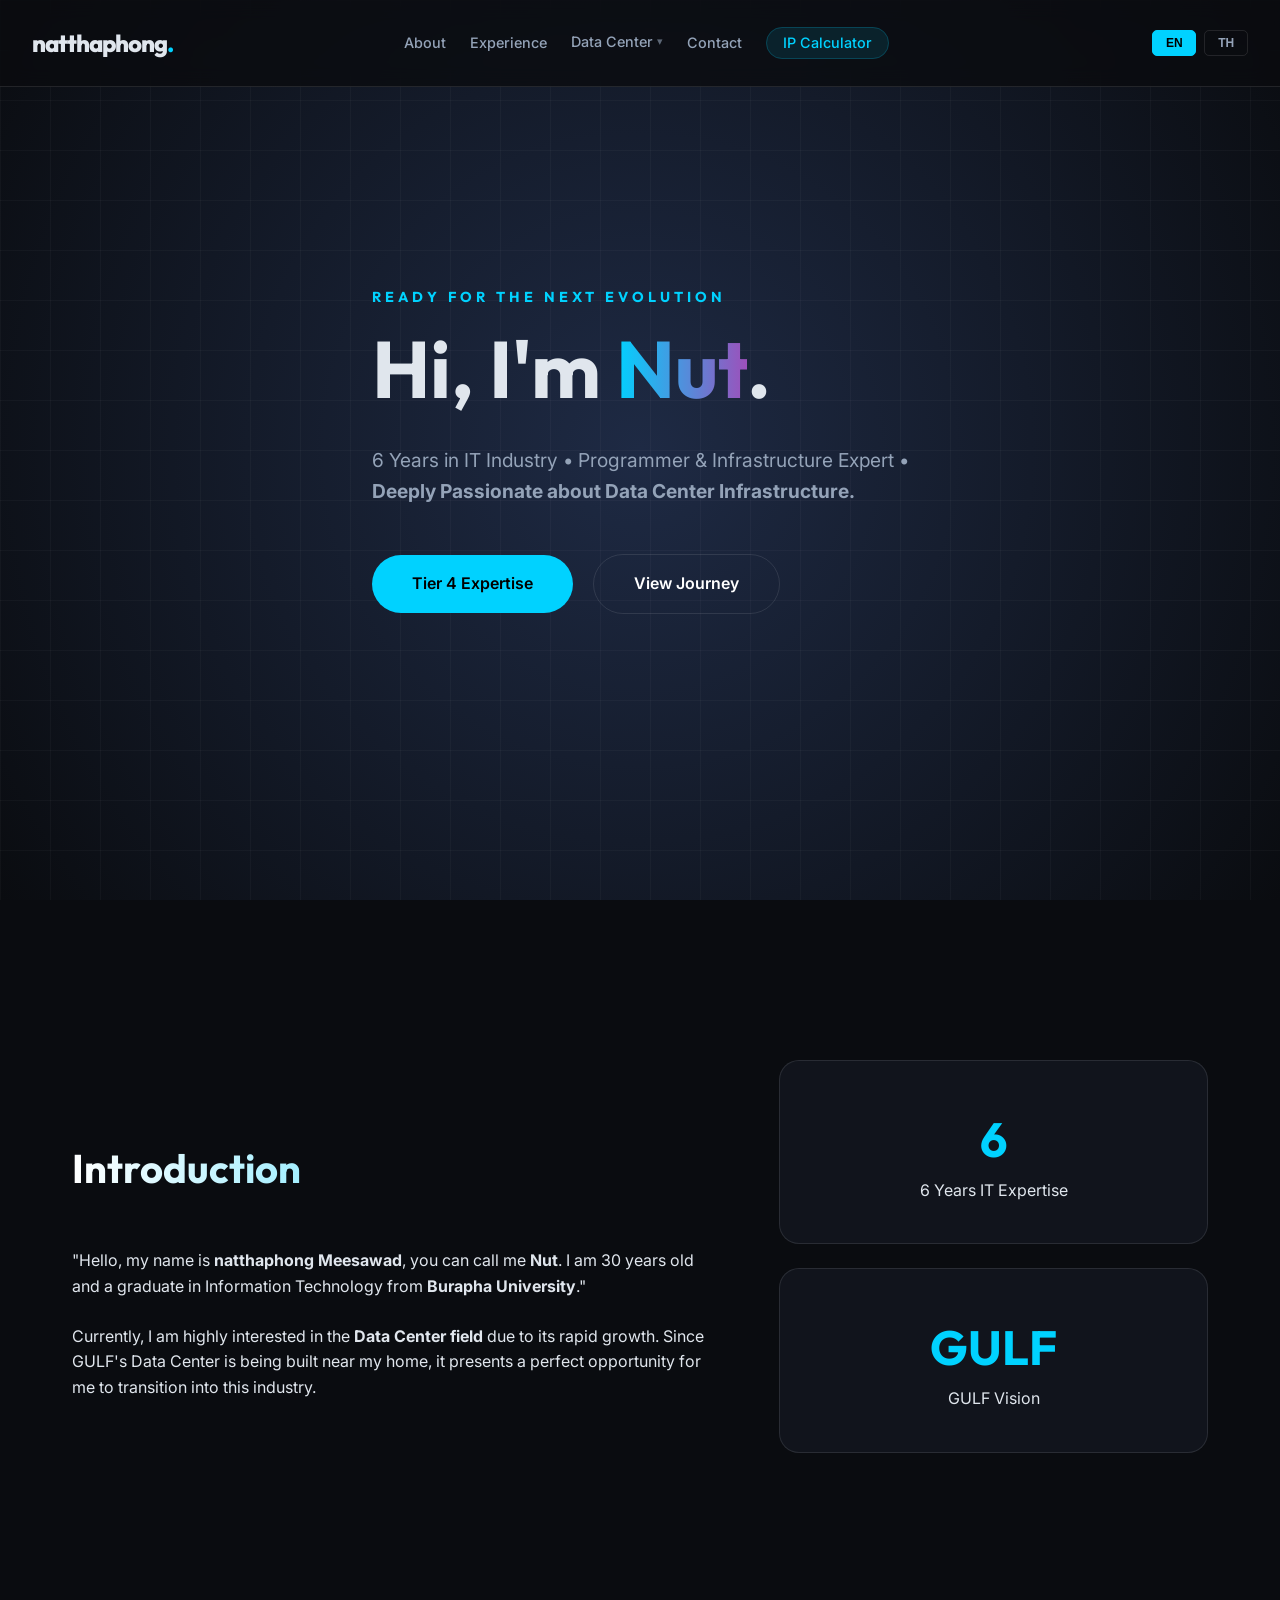
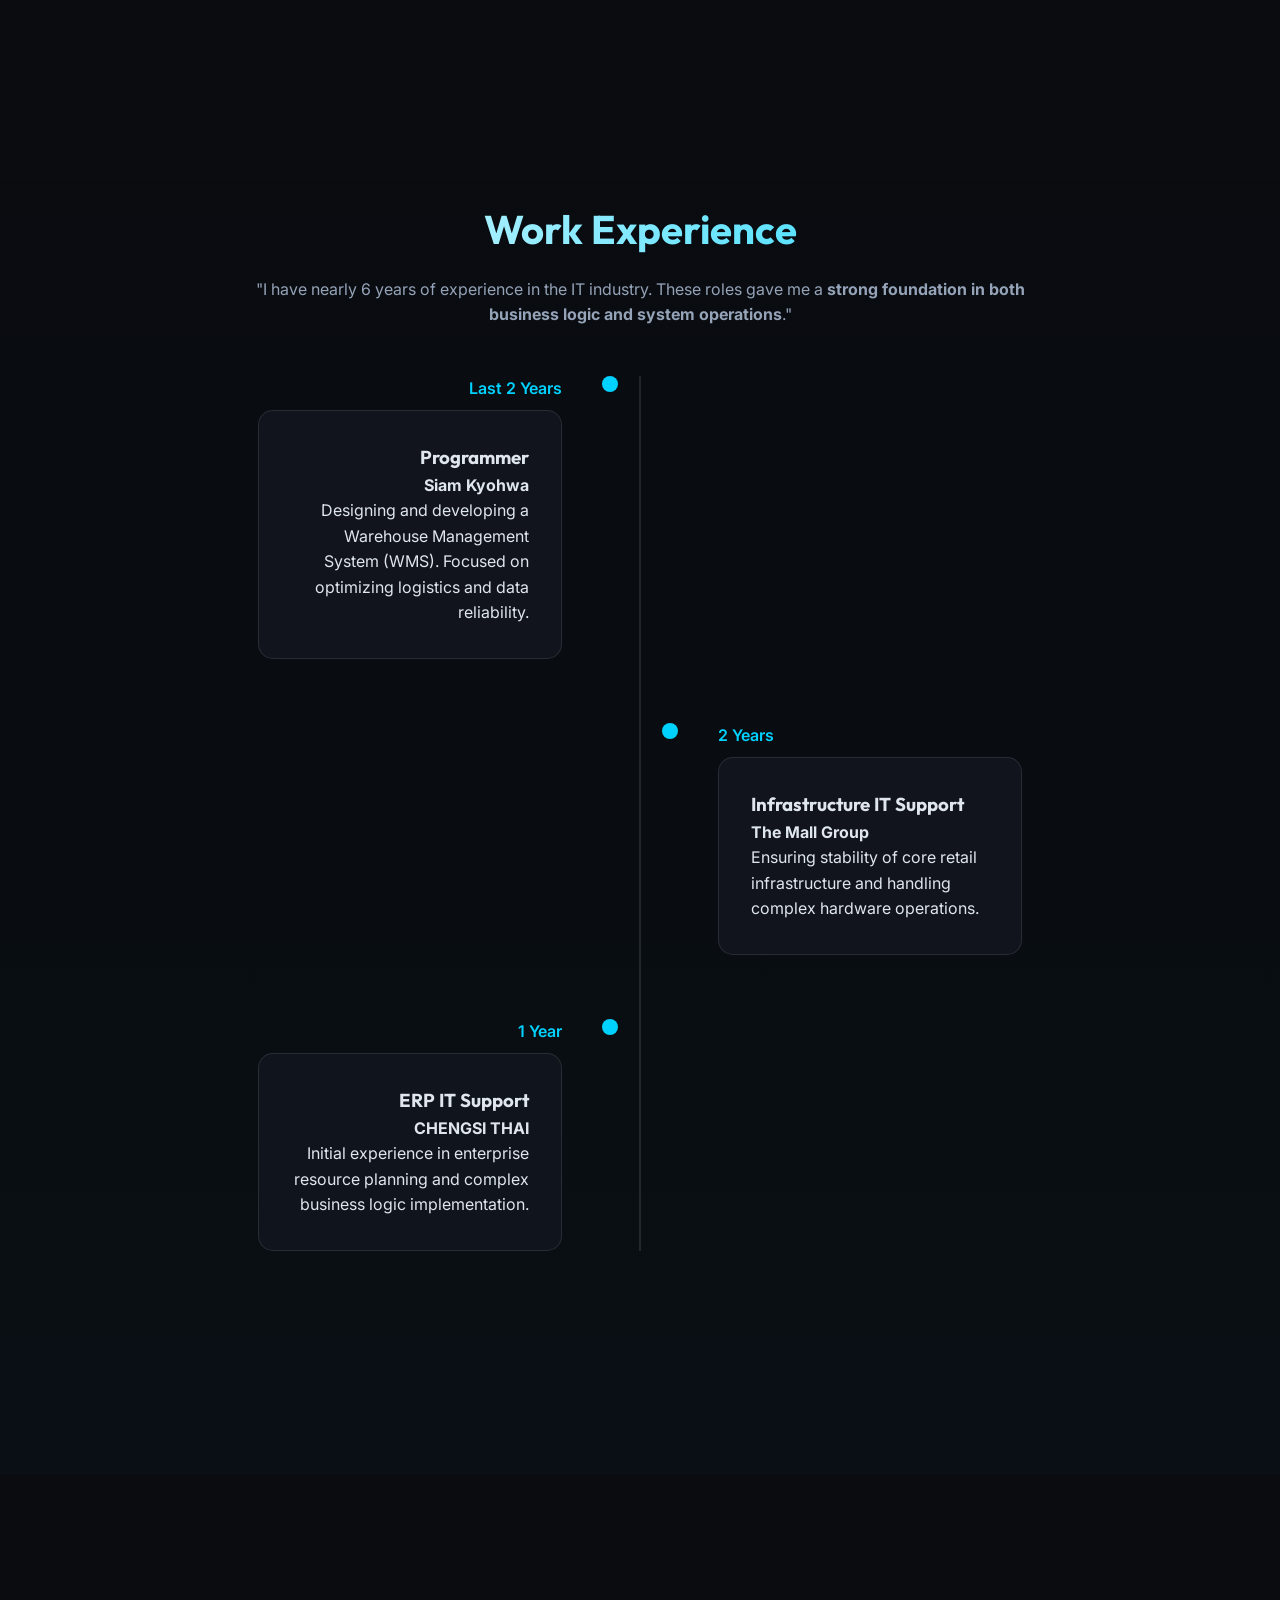
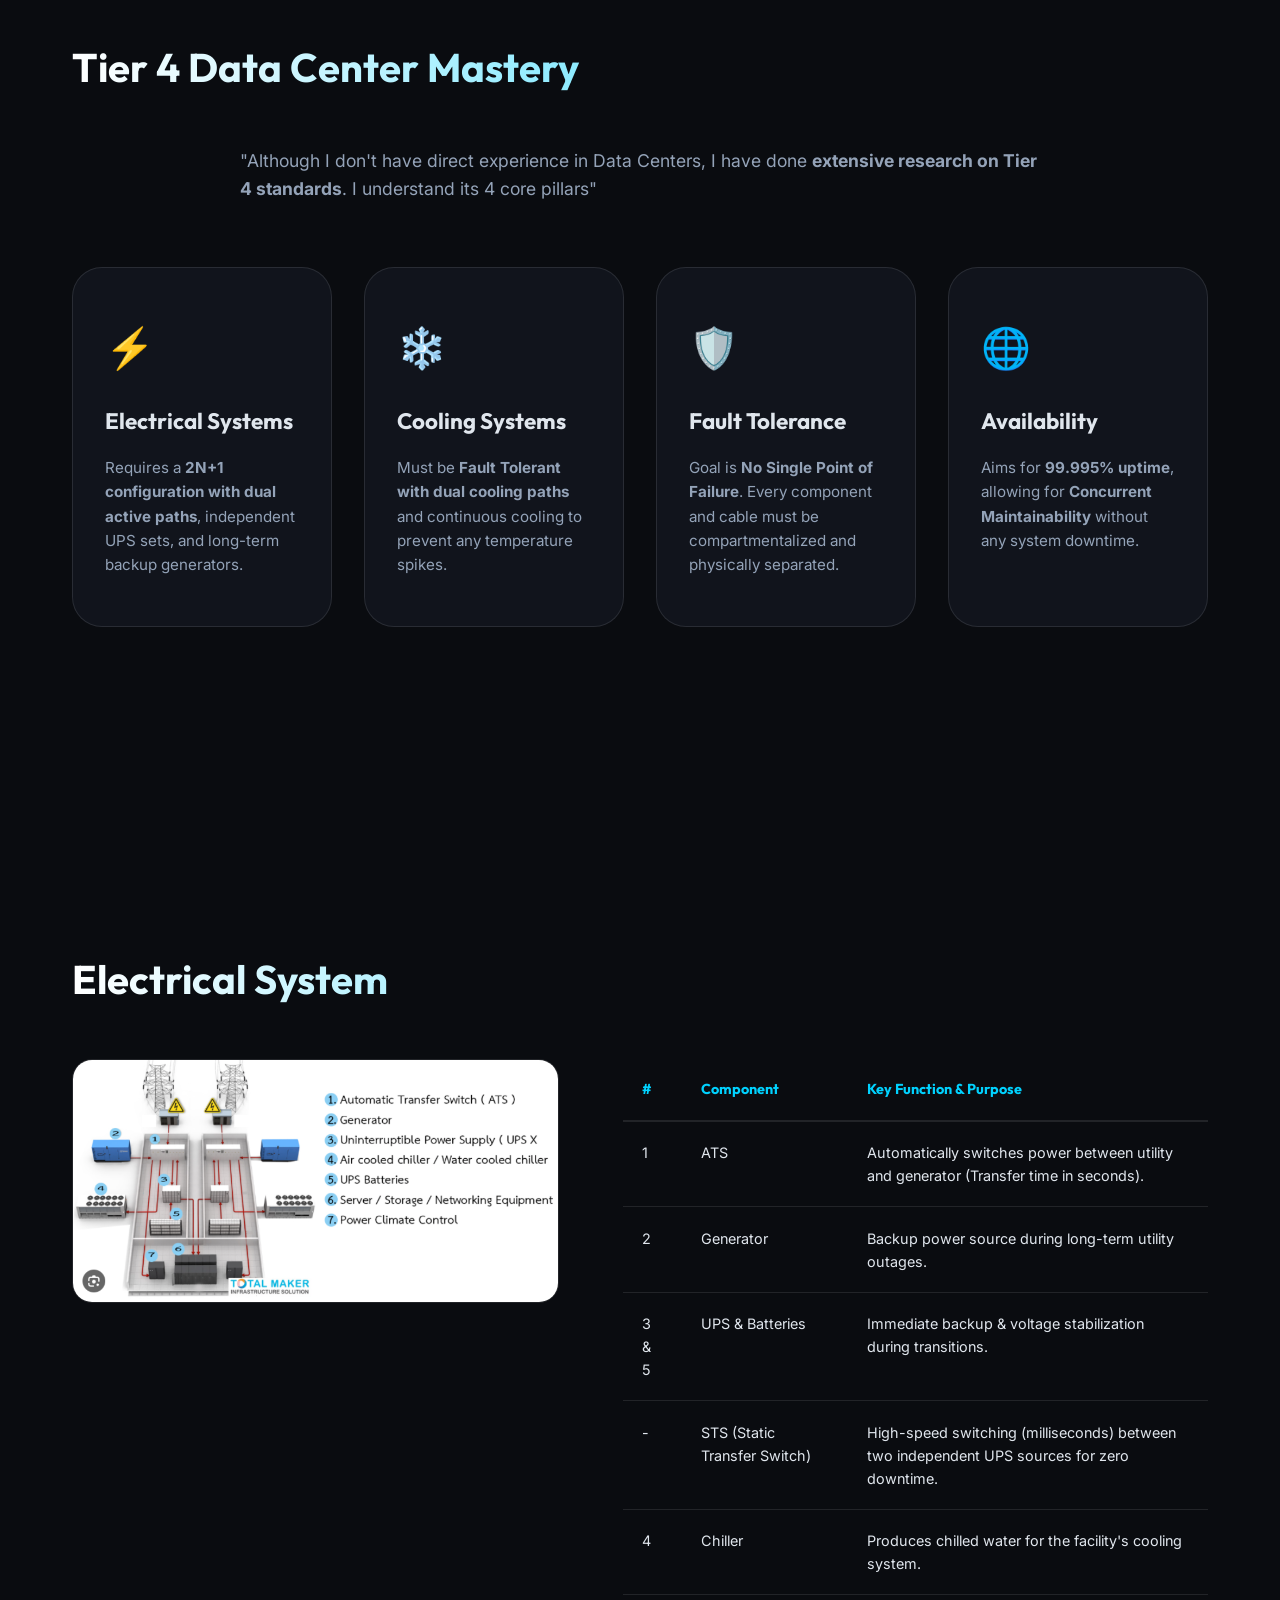
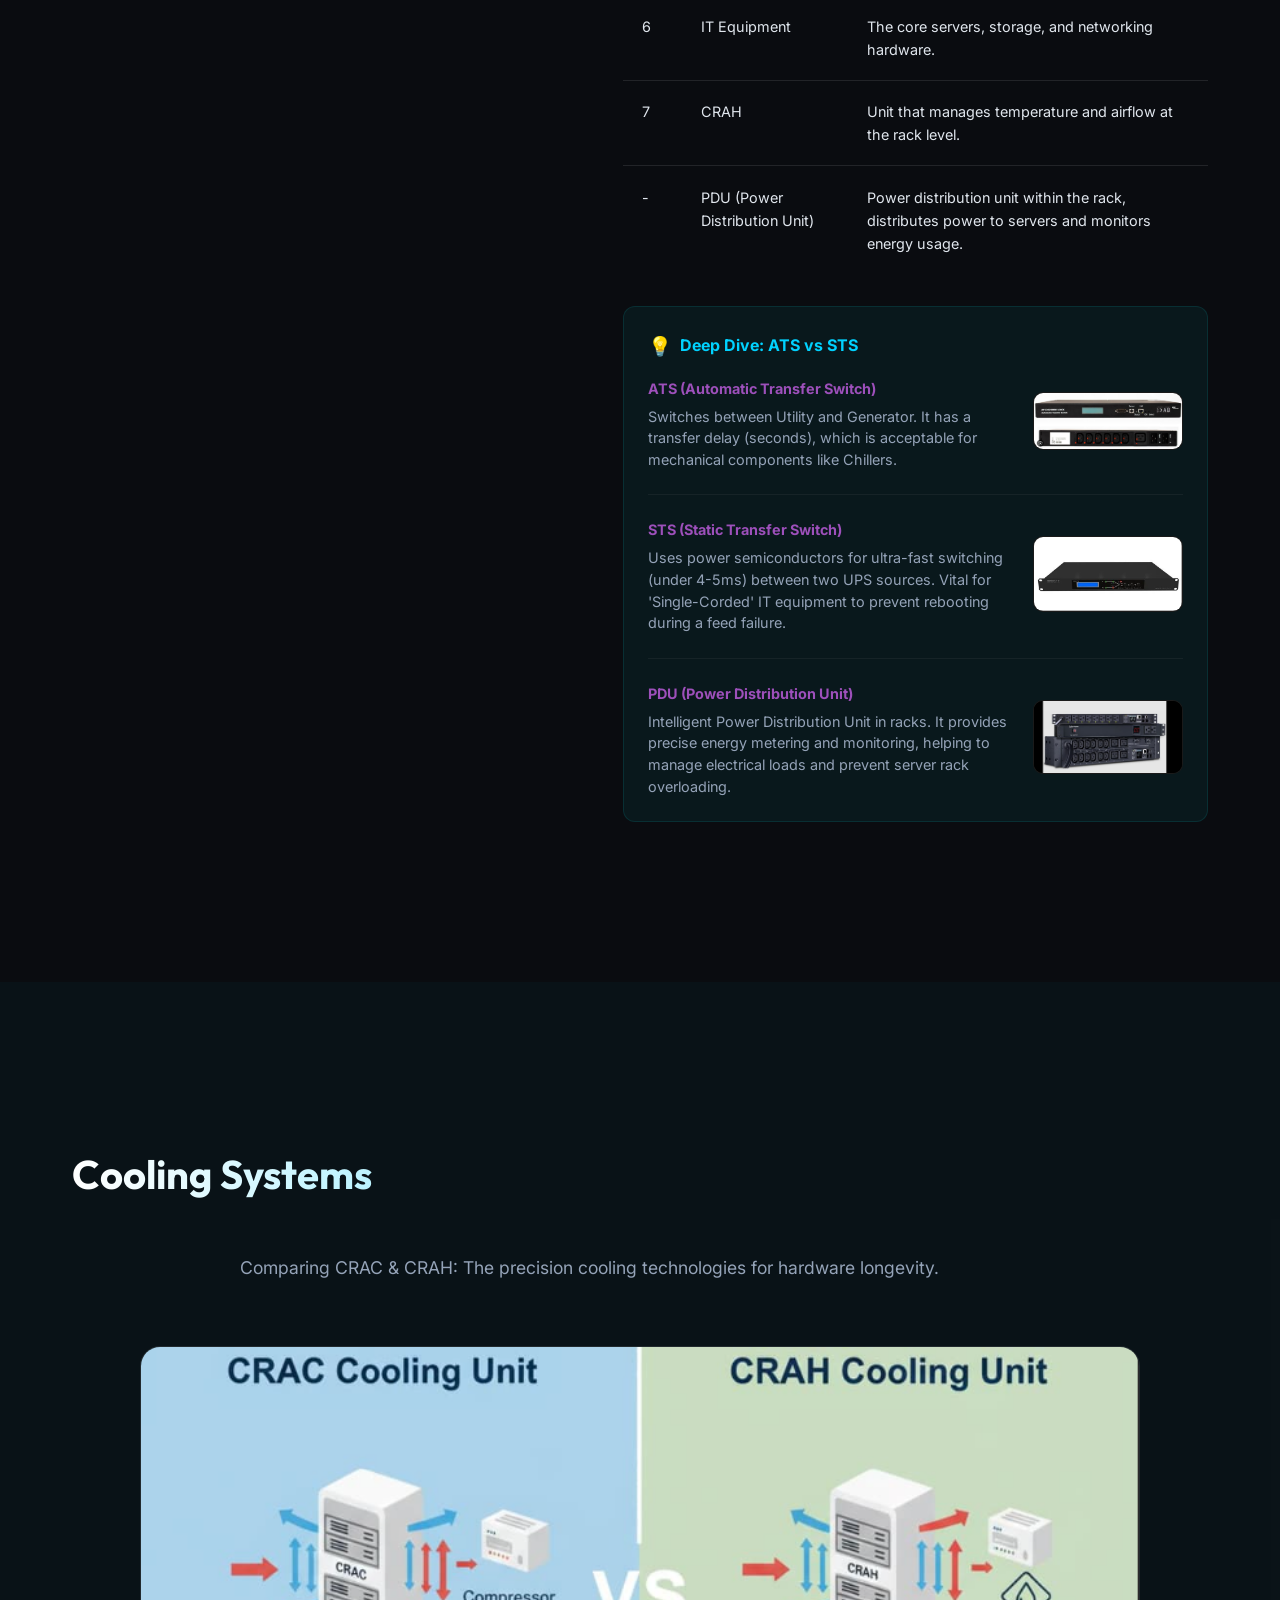
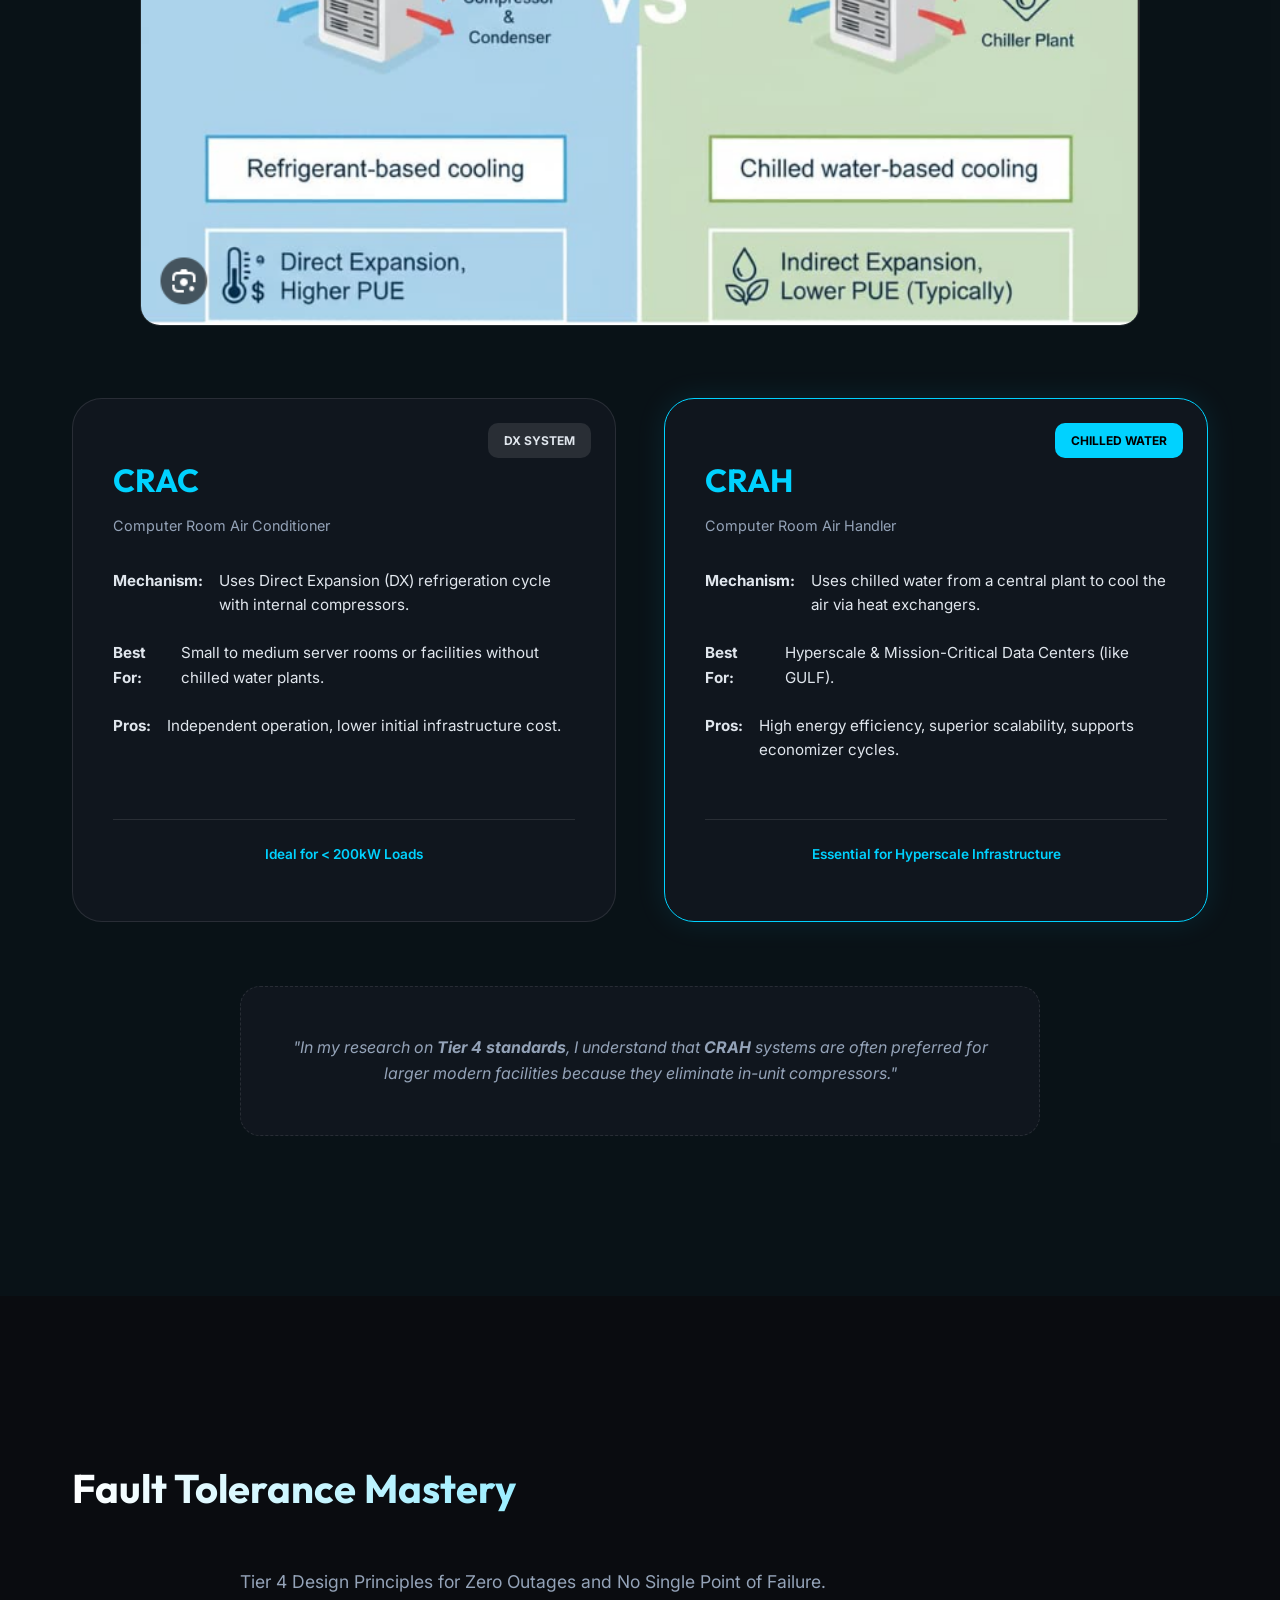
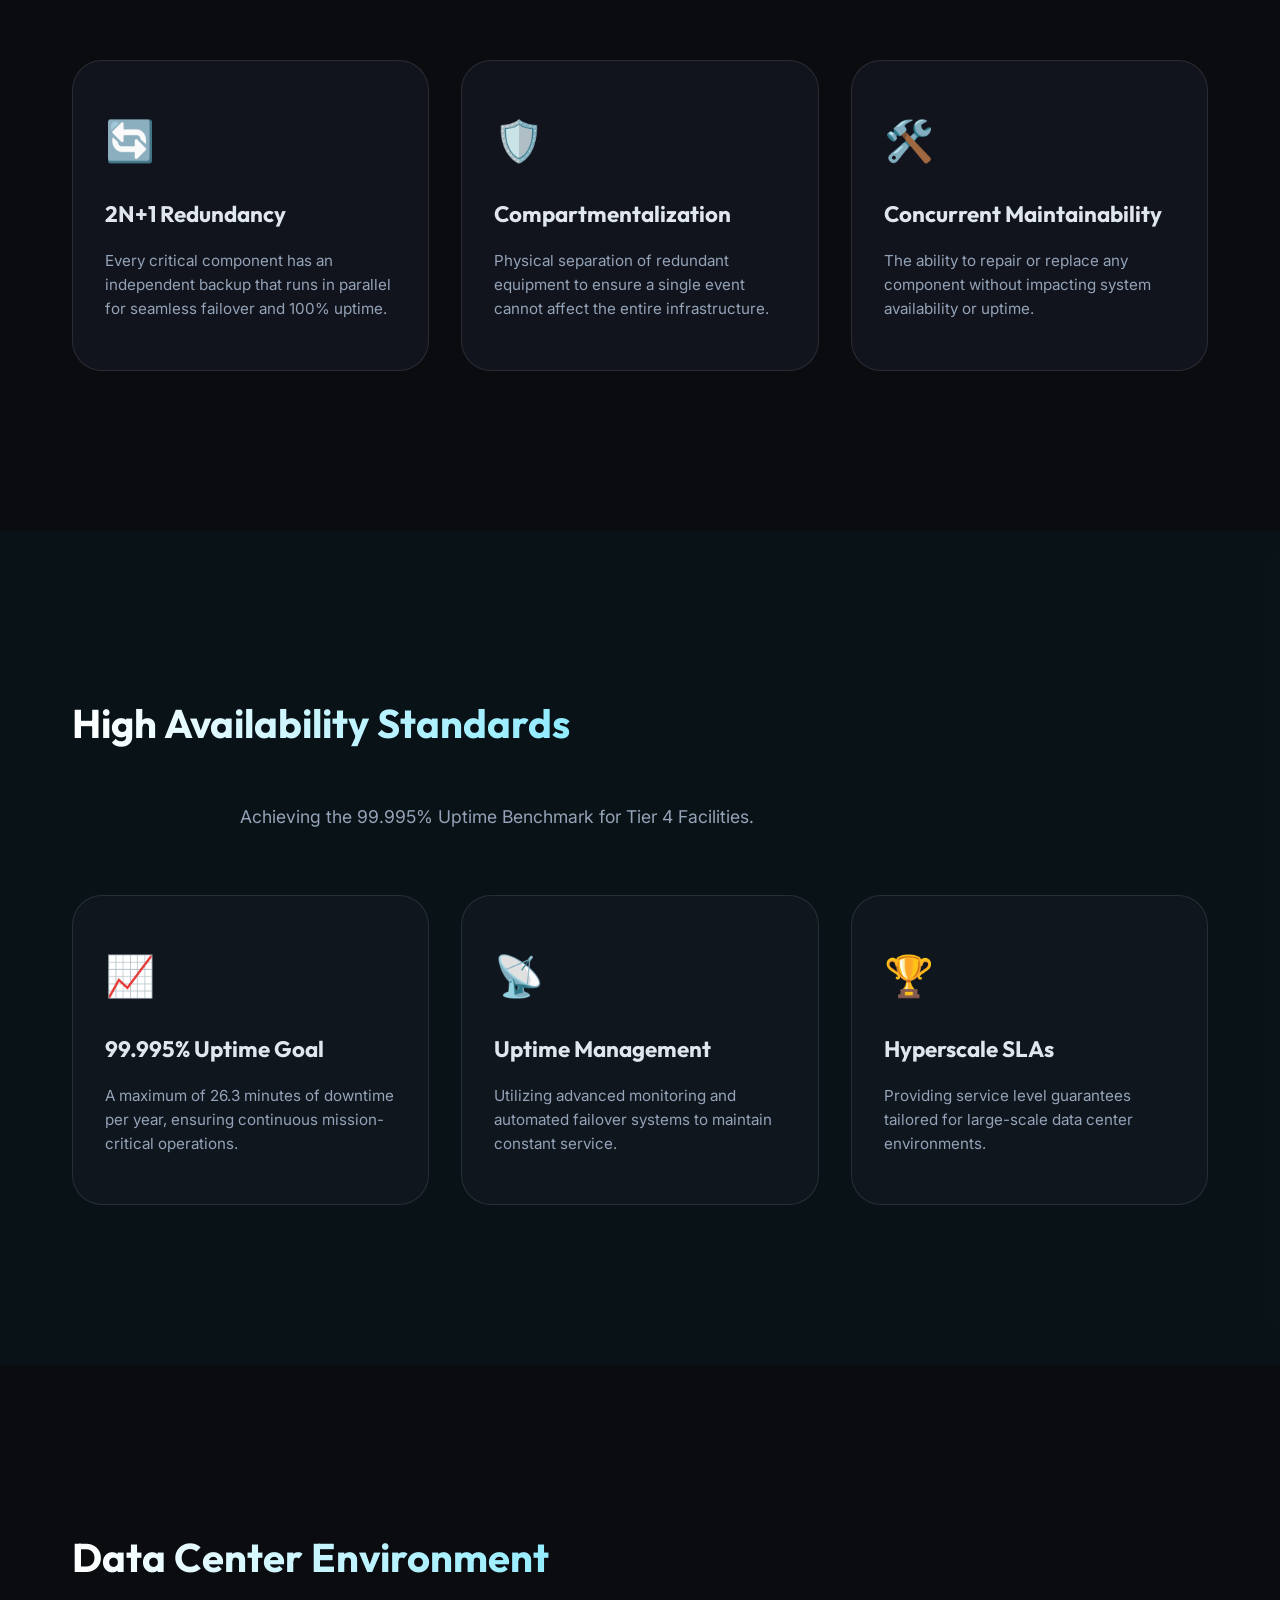
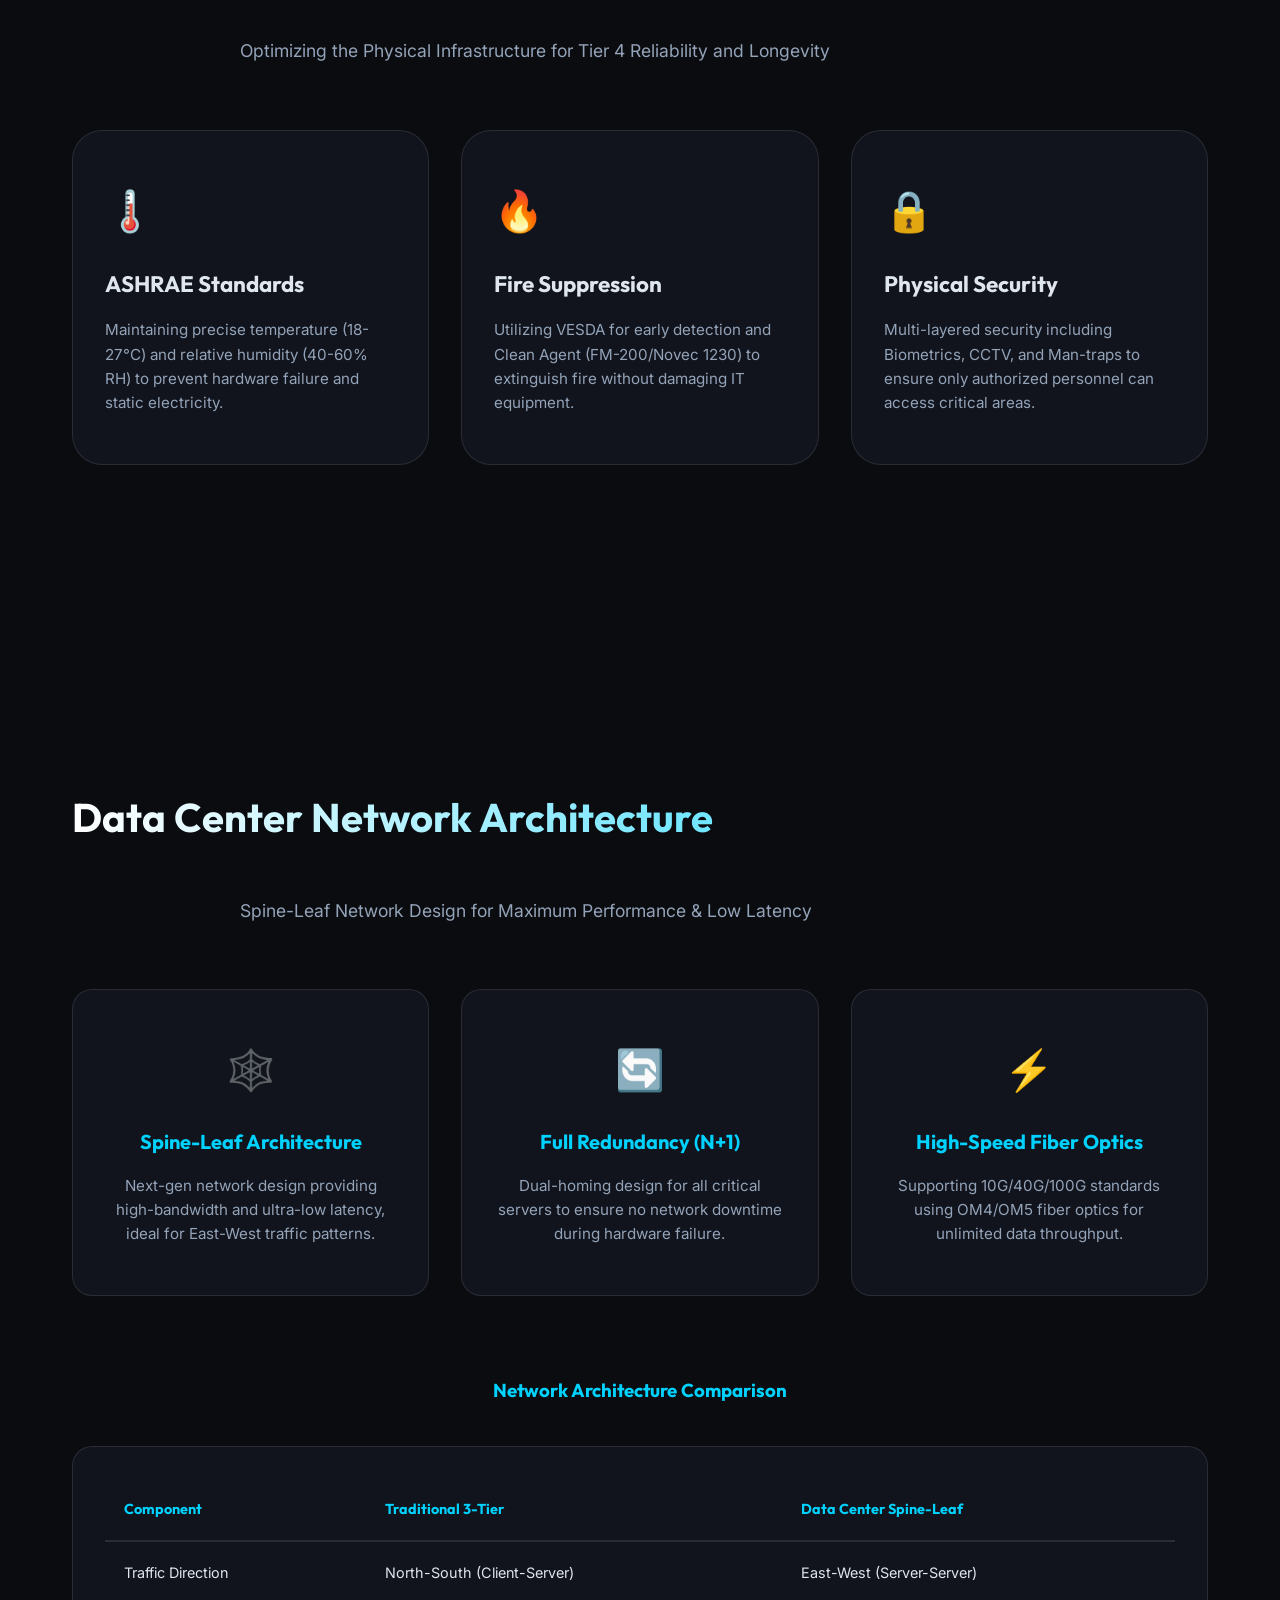
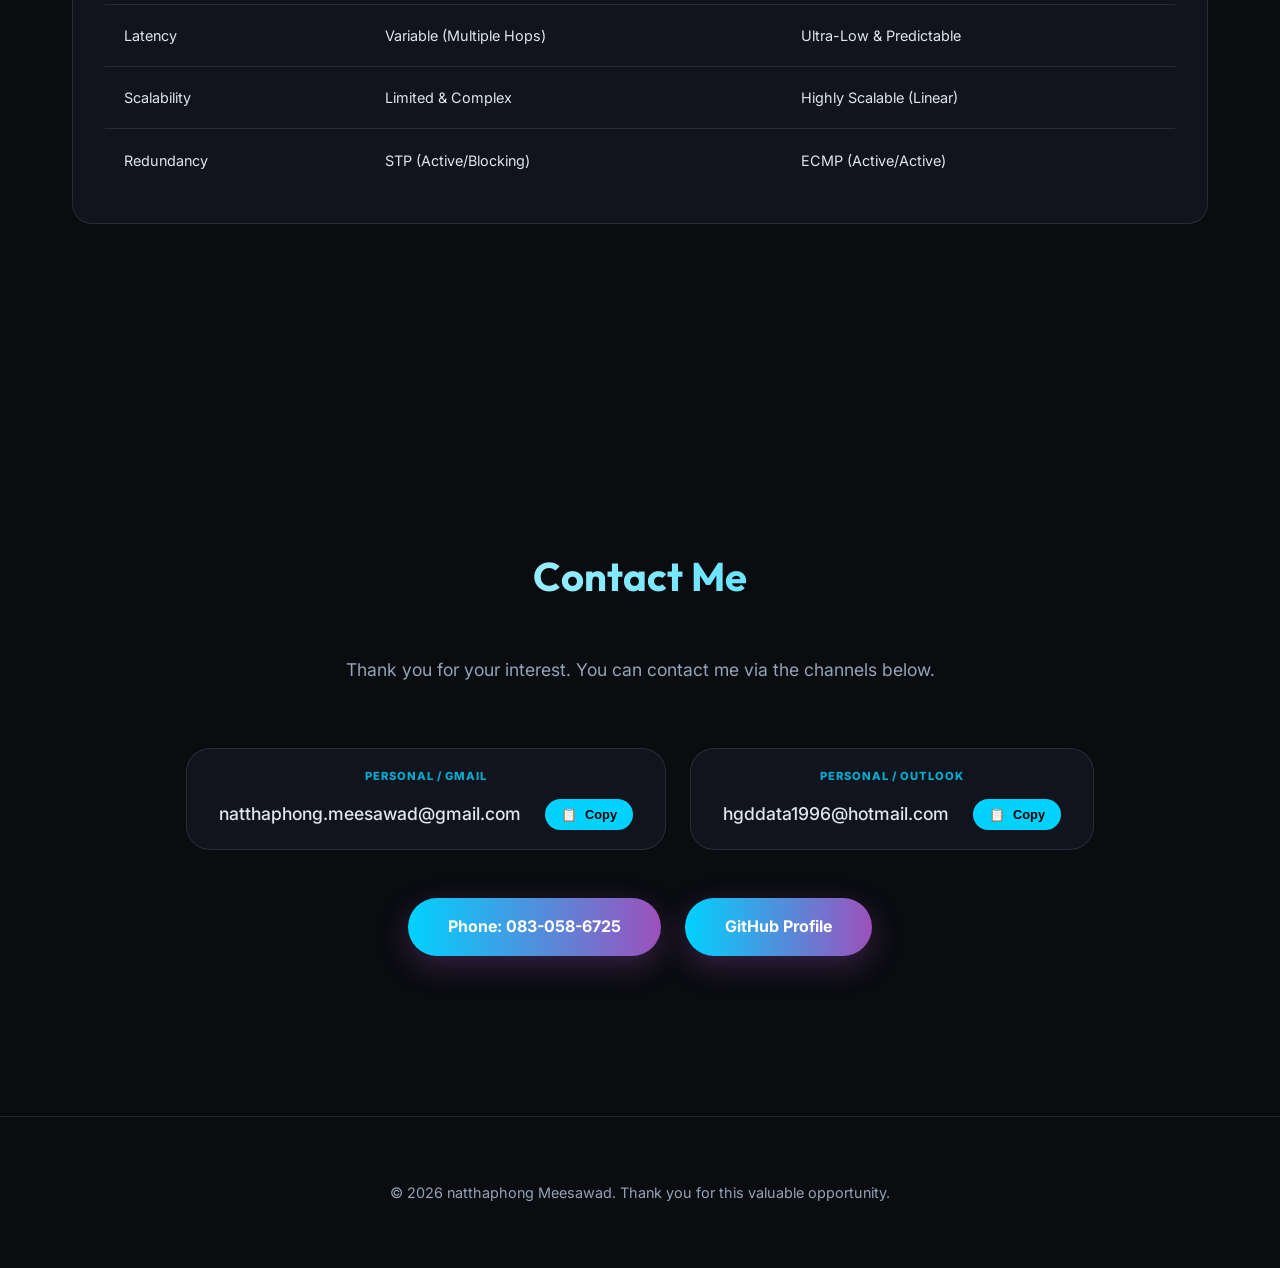
<file: index.html>
<!DOCTYPE html>
<html lang="en">

<head>
    <meta charset="UTF-8">
    <meta name="viewport" content="width=device-width, initial-scale=1.0">
    <title>Natthaphong Meesawad | Data Center Interview</title>
    <meta name="description"
        content="Portfolio of Natthaphong Meesawad (Nut), an IT professional with 6 years of experience specializing in WMS development and Tier 4 Data Center standards.">

    <link rel="preconnect" href="https://fonts.googleapis.com">
    <link rel="preconnect" href="https://fonts.gstatic.com" crossorigin>
    <link
        href="https://fonts.googleapis.com/css2?family=Inter:wght@300;400;500;600&family=Outfit:wght@400;600;800&display=swap"
        rel="stylesheet">
    <link rel="stylesheet" href="style.css">
</head>

<body>
    <div class="bg-glow"></div>
    <div class="grid-overlay"></div>

    <nav id="main-nav"></nav>

    <main>
        <section id="hero" class="hero section">
            <div class="container hero-content">
                <h2 class="sub-headline" data-i18n="hero_sub">Ready for the Next Evolution</h2>
                <h1 class="headline" data-i18n="hero_hi">Hi, I'm <span class="highlight">Nut</span>.</h1>
                <p class="description" data-i18n="hero_desc">
                    6 Years in IT Industry • Programmer & Infrastructure Expert • <br>
                    <strong>Deeply Passionate about Data Center Infrastructure.</strong>
                </p>
                <div class="hero-btns">
                    <a href="#datacenter" class="btn btn-primary" data-i18n="hero_btn_dc">Tier 4 Expertise</a>
                    <a href="#experience" class="btn btn-secondary" data-i18n="hero_btn_journey">View Journey</a>
                </div>
            </div>
        </section>

        <!-- 1. Introduction (About) -->
        <section id="about" class="about section">
            <div class="container grid">
                <div class="about-text">
                    <h2 class="section-title" data-i18n="about_title">Introduction</h2>
                    <p data-i18n="about_p1">"Hello, my name is <strong>natthaphong Meesawad</strong>..."</p>
                    <p style="margin-top: 1.5rem;" data-i18n="about_p2">Currently, I am highly interested...</p>
                </div>
                <div class="quick-stats">
                    <div class="stat-card">
                        <h3>6</h3>
                        <p data-i18n="stat_exp">Years IT Expertise</p>
                    </div>
                    <div class="stat-card">
                        <h3>GULF</h3>
                        <p data-i18n="stat_vision">Future Vision</p>
                    </div>
                </div>
            </div>
        </section>

        <!-- 2. Work Experience -->
        <section id="experience" class="experience section">
            <div class="container">
                <h2 class="section-title text-center" data-i18n="exp_title">Work Experience</h2>
                <p class="text-center" style="max-width: 800px; margin: -2rem auto 3rem; color: var(--text-dim);"
                    data-i18n="exp_p_desc">"I have nearly 6 years..."</p>
                <div class="timeline">
                    <div class="timeline-item">
                        <div class="time" data-i18n="exp_time1">Last 2 Years</div>
                        <div class="content">
                            <h3 data-i18n="exp_role1">Programmer</h3>
                            <h4 data-i18n="exp_company1">Siam Kyohwa</h4>
                            <p data-i18n="exp_desc1">Designing and developing WMS...</p>
                        </div>
                    </div>
                    <div class="timeline-item">
                        <div class="time" data-i18n="exp_time2">2 Years</div>
                        <div class="content">
                            <h3 data-i18n="exp_role2">Infrastructure Support</h3>
                            <h4 data-i18n="exp_company2">The Mall Group</h4>
                            <p data-i18n="exp_desc2">Ensuring stability...</p>
                        </div>
                    </div>
                    <div class="timeline-item">
                        <div class="time" data-i18n="exp_time3">1 Year</div>
                        <div class="content">
                            <h3 data-i18n="exp_role3">ERP IT Support</h3>
                            <h4 data-i18n="exp_company3">CHENGSI THAI</h4>
                            <p data-i18n="exp_desc3">Initial experience...</p>
                        </div>
                    </div>
                </div>
            </div>
        </section>

        <!-- 3. Data Center Interest & Expertise -->
        <section id="datacenter" class="datacenter section">
            <div class="container">
                <div class="dc-header">
                    <h2 class="section-title" data-i18n="dc_title">Tier 4 Data Center Mastery</h2>
                    <p class="section-subtitle" data-i18n="dc_subtitle">Although I don't have direct experience...</p>
                </div>
                <div class="pillars-grid">
                    <div class="pillar-card border-glow">
                        <div class="pillar-icon">⚡</div>
                        <h3 data-i18n="dc_pillar1_t">Electrical Systems</h3>
                        <p data-i18n="dc_pillar1_d">Requires a 2N+1 configuration...</p>
                    </div>
                    <div class="pillar-card border-glow">
                        <div class="pillar-icon">❄️</div>
                        <h3 data-i18n="dc_pillar2_t">Cooling Systems</h3>
                        <p data-i18n="dc_pillar2_d">Must be Fault Tolerant...</p>
                    </div>
                    <div class="pillar-card border-glow">
                        <div class="pillar-icon">🛡️</div>
                        <h3 data-i18n="dc_pillar3_t">Fault Tolerance</h3>
                        <p data-i18n="dc_pillar3_d">Goal is No Single Point of Failure...</p>
                    </div>
                    <div class="pillar-card border-glow">
                        <div class="pillar-icon">🌐</div>
                        <h3 data-i18n="dc_pillar4_t">Availability</h3>
                        <p data-i18n="dc_pillar4_d">Aims for 99.995% uptime...</p>
                    </div>
                </div>
            </div>
        </section>

        <section id="power-systems" class="power-systems section">
            <div class="container">
                <h2 class="section-title" data-i18n="infra_title">Electrical System</h2>
                <div class="power-grid">
                    <div class="power-image-container">
                        <img src="img/รูปแบบไฟฟ้า.png" alt="Power Diagram" class="power-diagram border-glow">
                    </div>
                    <div class="power-details">
                        <table class="styled-table">
                            <thead>
                                <tr>
                                    <th data-i18n="table_h_item">#</th>
                                    <th data-i18n="table_h_comp">Component</th>
                                    <th data-i18n="table_h_desc">Key Function & Purpose</th>
                                </tr>
                            </thead>
                            <tbody>
                                <tr>
                                    <td>1</td>
                                    <td data-i18n="infra_item1_n"><strong>ATS</strong></td>
                                    <td data-i18n="infra_item1_d">Switches power between utility and generator.</td>
                                </tr>
                                <tr>
                                    <td>2</td>
                                    <td data-i18n="infra_item2_n"><strong>Generator</strong></td>
                                    <td data-i18n="infra_item2_d">Backup power during long outages.</td>
                                </tr>
                                <tr>
                                    <td>3 & 5</td>
                                    <td data-i18n="infra_item3_n"><strong>UPS & Batteries</strong></td>
                                    <td data-i18n="infra_item3_d">Immediate backup & voltage stabilization.</td>
                                </tr>
                                <tr>
                                    <td>-</td>
                                    <td data-i18n="infra_item_sts_n"><strong>STS</strong></td>
                                    <td data-i18n="infra_item_sts_d">High-speed switching between two power sources.
                                    </td>
                                </tr>
                                <tr>
                                    <td>4</td>
                                    <td data-i18n="infra_item4_n"><strong>Chiller</strong></td>
                                    <td data-i18n="infra_item4_d">Produces chilled water for cooling.</td>
                                </tr>
                                <tr>
                                    <td>6</td>
                                    <td data-i18n="infra_item6_n"><strong>IT Equipment</strong></td>
                                    <td data-i18n="infra_item6_d">Core IT infrastructure.</td>
                                </tr>
                                <tr>
                                    <td>7</td>
                                    <td data-i18n="infra_item7_n"><strong>CRAH</strong></td>
                                    <td data-i18n="infra_item7_d">Managed temperature and airflow.</td>
                                </tr>
                                <tr>
                                    <td>-</td>
                                    <td data-i18n="infra_item_pdu_n"><strong>PDU</strong></td>
                                    <td data-i18n="infra_item_pdu_d">Power distribution for servers.</td>
                                </tr>
                            </tbody>
                        </table>

                        <div class="info-box border-glow"
                            style="margin-top: 2rem; padding: 1.5rem; background: rgba(0, 243, 255, 0.05); border-radius: 12px; border: 1px solid rgba(0, 243, 255, 0.1);">
                            <h4
                                style="color: var(--primary); margin-bottom: 1rem; display: flex; align-items: center; gap: 0.5rem;">
                                <span style="font-size: 1.2rem;">💡</span> <span data-i18n="power_detail_title">Deep
                                    Dive: ATS vs STS vs PDU</span>
                            </h4>
                            <div style="display: grid; gap: 1.5rem; font-size: 0.9rem; line-height: 1.5;">
                                <div style="display: flex; gap: 1.5rem; align-items: center; flex-wrap: wrap;">
                                    <div style="flex: 1; min-width: 250px;">
                                        <strong style="color: var(--secondary);">ATS (Automatic Transfer
                                            Switch)</strong>
                                        <p style="margin-top: 0.4rem; color: var(--text-dim);" data-i18n="ats_detail">
                                            สลับแหล่งจ่ายระหว่าง Utility และ Generator เมื่อไฟดับ โดยมีเวลาหน่วง
                                            (Seconds) เหมาะสำหรับอุปกรณ์ที่ไม่ซีเรียสเรื่องไฟกระพริบ
                                        </p>
                                    </div>
                                    <div style="width: 150px; flex-shrink: 0;">
                                        <img src="img/ATS.png" alt="ATS Device" class="device-thumb border-glow"
                                            style="width: 100%; height: auto; border-radius: 10px; border: 1px solid var(--border); background: #000;">
                                    </div>
                                </div>

                                <div style="height: 1px; background: rgba(255,255,255,0.05);"></div>

                                <div style="display: flex; gap: 1.5rem; align-items: center; flex-wrap: wrap;">
                                    <div style="flex: 1; min-width: 250px;">
                                        <strong style="color: var(--secondary);">STS (Static Transfer Switch)</strong>
                                        <p style="margin-top: 0.4rem; color: var(--text-dim);" data-i18n="sts_detail">
                                            ใช้สารกึ่งตัวนำทำให้สลับไฟได้เร็วมาก (Milliseconds) ระหว่าง UPS 2 แหล่ง
                                            เหมาะสำหรับอุปกรณ์ IT ที่มีสายจ่ายไฟเส้นเดียวเพื่อป้องกันเครื่องดับ
                                        </p>
                                    </div>
                                    <div style="width: 150px; flex-shrink: 0;">
                                        <img src="img/STS.png" alt="STS Device" class="device-thumb border-glow"
                                            style="width: 100%; height: auto; border-radius: 10px; border: 1px solid var(--border); background: #000;">
                                    </div>
                                </div>

                                <div style="height: 1px; background: rgba(255,255,255,0.05);"></div>

                                <div style="display: flex; gap: 1.5rem; align-items: center; flex-wrap: wrap;">
                                    <div style="flex: 1; min-width: 250px;">
                                        <strong style="color: var(--secondary);">PDU (Power Distribution Unit)</strong>
                                        <p style="margin-top: 0.4rem; color: var(--text-dim);" data-i18n="pdu_detail">
                                            ชุดกระจายกำลังไฟฟ้าอัจฉริยะที่ติดตั้งในตู้แร็ค สามารถวัดค่าการใช้พลังงานได้แม่นยำ (Monitoring) ช่วยให้บริหารจัดการโหลดไฟฟ้าของ Server ในแต่ละตู้ไม่ให้เกินพิกัด
                                        </p>
                                    </div>
                                    <div style="width: 150px; flex-shrink: 0;">
                                        <img src="img/PDU.png" alt="PDU Device" class="device-thumb border-glow"
                                            style="width: 100%; height: auto; border-radius: 10px; border: 1px solid var(--border); background: #000;">
                                    </div>
                                </div>
                            </div>
                        </div>
                    </div>
                </div>
            </div>
            </div>
        </section>

        <section id="cooling-systems" class="cooling-systems section accent-bg">
            <div class="container">
                <h2 class="section-title" data-i18n="cooling_title">Cooling Mastery</h2>
                <p class="section-subtitle" data-i18n="cooling_subtitle">Comparing CRAC &
                    CRAH...</p>

                <div class="cooling-image-container text-center" style="margin-bottom: 4rem;">
                    <img src="img/CRACandCRAH.png" alt="CRAC vs CRAH Comparison" class="cooling-diagram border-glow"
                        style="max-width: 1000px; width: 100%; border-radius: 20px; border: 1px solid var(--border);">
                </div>
                <div class="cooling-grid">
                    <div class="cooling-card border-glow">
                        <div class="cooling-badge">DX System</div>
                        <h3 data-i18n="cooling_card1_t">CRAC</h3>
                        <h4 data-i18n="cooling_card1_st">Air Conditioner</h4>
                        <ul class="feature-list">
                            <li data-i18n="cooling_feat1_1">Mechanism...</li>
                            <li data-i18n="cooling_feat1_2">Best For...</li>
                            <li data-i18n="cooling_feat1_3">Pros...</li>
                        </ul>
                        <div class="cooling-footer" data-i18n="cooling_footer1">Ideal for < 200kW</div>
                        </div>
                        <div class="cooling-card border-glow highlight-border">
                            <div class="cooling-badge primary">Chilled Water</div>
                            <h3 data-i18n="cooling_card2_t">CRAH</h3>
                            <h4 data-i18n="cooling_card2_st">Air Handler</h4>
                            <ul class="feature-list">
                                <li data-i18n="cooling_feat2_1">Mechanism...</li>
                                <li data-i18n="cooling_feat2_2">Best For...</li>
                                <li data-i18n="cooling_feat2_3">Pros...</li>
                            </ul>
                            <div class="cooling-footer" data-i18n="cooling_footer2">Essential for Hyperscale</div>
                        </div>
                    </div>
                    <div class="scaling-note text-center">
                        <p data-i18n="scaling_note">"In my research..."</p>
                    </div>
                </div>
        </section>

        <!-- Fault Tolerance Deep Dive -->
        <section id="fault-tolerance" class="fault-tolerance section">
            <div class="container">
                <h2 class="section-title" data-i18n="ft_title">Fault Tolerance Mastery</h2>
                <p class="section-subtitle" data-i18n="ft_subtitle">Tier 4 Design
                    Principles...</p>

                <div class="pillars-grid">
                    <div class="pillar-card border-glow">
                        <div class="pillar-icon">🔄</div>
                        <h3 data-i18n="ft_card1_t">2N+1 Redundancy</h3>
                        <p data-i18n="ft_card1_d">Every critical component has an independent backup...</p>
                    </div>
                    <div class="pillar-card border-glow">
                        <div class="pillar-icon">🛡️</div>
                        <h3 data-i18n="ft_card2_t">Compartmentalization</h3>
                        <p data-i18n="ft_card2_d">Physical separation of redundant equipment...</p>
                    </div>
                    <div class="pillar-card border-glow">
                        <div class="pillar-icon">🛠️</div>
                        <h3 data-i18n="ft_card3_t">Concurrent Maintainability</h3>
                        <p data-i18n="ft_card3_d">The ability to repair or replace any component...</p>
                    </div>
                </div>
            </div>
        </section>

        <!-- Availability Standards -->
        <section id="availability" class="availability section accent-bg">
            <div class="container">
                <h2 class="section-title" data-i18n="av_title">Availability Standards</h2>
                <p class="section-subtitle" data-i18n="av_subtitle">Achieving 99.995%
                    Uptime...</p>

                <div class="pillars-grid">
                    <div class="pillar-card border-glow">
                        <div class="pillar-icon">📈</div>
                        <h3 data-i18n="av_card1_t">99.995% Uptime Goal</h3>
                        <p data-i18n="av_card1_d">A maximum of 26.3 minutes of downtime per year...</p>
                    </div>
                    <div class="pillar-card border-glow">
                        <div class="pillar-icon">📡</div>
                        <h3 data-i18n="av_card2_t">Uptime Management</h3>
                        <p data-i18n="av_card2_d">Utilizing advanced monitoring and automated failover...</p>
                    </div>
                    <div class="pillar-card border-glow highlight-border">
                        <div class="pillar-icon">🏆</div>
                        <h3 data-i18n="av_card3_t">Hyperscale SLAs</h3>
                        <p data-i18n="av_card3_d">Providing service level guarantees tailored for large-scale...</p>
                    </div>
                </div>
            </div>
        </section>

        <!-- Data Center Environment Section -->
        <section id="environment" class="environment section">
            <div class="container">
                <h2 class="section-title" data-i18n="env_title">Data Center Environment</h2>
                <p class="section-subtitle" data-i18n="env_subtitle">Optimizing the Physical Infrastructure for Tier 4
                    Reliability</p>

                <div class="pillars-grid">
                    <div class="pillar-card border-glow">
                        <div class="pillar-icon">🌡️</div>
                        <h3 data-i18n="env_card1_t">ASHRAE Standards</h3>
                        <p data-i18n="env_card1_d">Maintaining precise temperature (18-27°C) and humidity control to
                            prevent hardware failure and static electricity.</p>
                    </div>
                    <div class="pillar-card border-glow">
                        <div class="pillar-icon">🔥</div>
                        <h3 data-i18n="env_card2_t">Fire Suppression</h3>
                        <p data-i18n="env_card2_d">Utilizing VESDA for early detection and Clean Agent (FM-200/Novec
                            1230) to extinguish fire without damaging IT equipment.</p>
                    </div>
                    <div class="pillar-card border-glow">
                        <div class="pillar-icon">🔒</div>
                        <h3 data-i18n="env_card3_t">Physical Security</h3>
                        <p data-i18n="env_card3_d">Multi-layered security including Biometrics, CCTV, and Man-traps to
                            ensure only authorized personnel can access critical areas.</p>
                    </div>
                </div>
            </div>
        </section>

        <!-- Data Center Network Section -->
        <section id="network" class="network section">
            <div class="container">
                <h2 class="section-title" data-i18n="net_title">Data Center Network Architecture</h2>
                <p class="section-subtitle" style="margin-bottom: 4rem;" data-i18n="net_subtitle">Spine-Leaf Network
                    Design for Maximum Performance & Low Latency</p>

                <div class="network-grid">
                    <div class="net-card border-glow">
                        <div class="net-icon">🕸️</div>
                        <h3 data-i18n="net_feat1_t">Spine-Leaf Architecture</h3>
                        <p data-i18n="net_feat1_d">Next-gen network design providing high-bandwidth and ultra-low
                            latency, ideal for East-West traffic patterns.</p>
                    </div>
                    <div class="net-card border-glow">
                        <div class="net-icon">🔄</div>
                        <h3 data-i18n="net_feat2_t">Full Redundancy (N+1)</h3>
                        <p data-i18n="net_feat2_d">Dual-homing design for all critical servers to ensure no network
                            downtime during hardware failure.</p>
                    </div>
                    <div class="net-card border-glow">
                        <div class="net-icon">⚡</div>
                        <h3 data-i18n="net_feat3_t">High-Speed Fiber Optics</h3>
                        <p data-i18n="net_feat3_d">Supporting 10G/40G/100G standards using OM4/OM5 fiber optics for
                            unlimited data throughput.</p>
                    </div>
                </div>

                <div class="network-comparison" style="margin-top: 5rem;">
                    <h3 class="text-center" style="margin-bottom: 2.5rem; color: var(--primary);"
                        data-i18n="net_comp_title">Architecture Comparison</h3>
                    <div class="table-wrapper">
                        <table class="styled-table comparison-table">
                            <thead>
                                <tr>
                                    <th data-i18n="table_h_comp">Feature</th>
                                    <th data-i18n="net_comp_h1">Traditional 3-Tier</th>
                                    <th data-i18n="net_comp_h2">Data Center Spine-Leaf</th>
                                </tr>
                            </thead>
                            <tbody>
                                <tr>
                                    <td data-i18n="net_comp_row1_t">Traffic Flow</td>
                                    <td data-i18n="net_comp_row1_c1">North-South</td>
                                    <td data-i18n="net_comp_row1_c2">East-West</td>
                                </tr>
                                <tr>
                                    <td data-i18n="net_comp_row2_t">Latency</td>
                                    <td data-i18n="net_comp_row2_c1">Variable</td>
                                    <td data-i18n="net_comp_row2_c2">Ultra-Low</td>
                                </tr>
                                <tr>
                                    <td data-i18n="net_comp_row3_t">Scalability</td>
                                    <td data-i18n="net_comp_row3_c1">Limited</td>
                                    <td data-i18n="net_comp_row3_c2">High (Linear)</td>
                                </tr>
                                <tr>
                                    <td data-i18n="net_comp_row4_t">Redundancy</td>
                                    <td data-i18n="net_comp_row4_c1">STP (Active/Passive)</td>
                                    <td data-i18n="net_comp_row4_c2">ECMP (Active/Active)</td>
                                </tr>
                            </tbody>
                        </table>
                    </div>
                </div>
            </div>
        </section>

        <section id="contact" class="contact section">
            <div class="container text-center">
                <h2 class="section-title" data-i18n="contact_title">Let's Build the Future</h2>
                <p class="section-subtitle" data-i18n="contact_p">Highly motivated...</p>
                <div class="emails-container">
                    <div class="email-copy-container">
                        <span class="email-label" data-i18n="contact_gmail_tag">Personal / Gmail</span>
                        <div class="email-row">
                            <span id="email-gmail">natthaphong.meesawad@gmail.com</span>
                            <button class="copy-btn" onclick="copyEmail('email-gmail', 'status-gmail')"
                                title="Copy Email">
                                <span class="copy-icon">📋</span>
                                <span id="status-gmail" data-i18n="copy_text">Copy</span>
                            </button>
                        </div>
                    </div>
                    <div class="email-copy-container">
                        <span class="email-label" data-i18n="contact_outlook_tag">Personal / Outlook</span>
                        <div class="email-row">
                            <span id="email-outlook">hgddata1996@hotmail.com</span>
                            <button class="copy-btn" onclick="copyEmail('email-outlook', 'status-outlook')"
                                title="Copy Email">
                                <span class="copy-icon">📋</span>
                                <span id="status-outlook" data-i18n="copy_text">Copy</span>
                            </button>
                        </div>
                    </div>
                </div>
                <div class="contact-links">
                    <a href="tel:0830586725" class="contact-btn" data-i18n="contact_phone">Phone: 083-058-6725</a>
                    <a href="https://github.com/Natthaphong1996" target="_blank" class="contact-btn"
                        data-i18n="contact_github">GitHub Profile</a>
                </div>
            </div>
        </section>
    </main>

    <footer id="main-footer"></footer>

    <script src="script.js"></script>
</body>

</html>
</file>
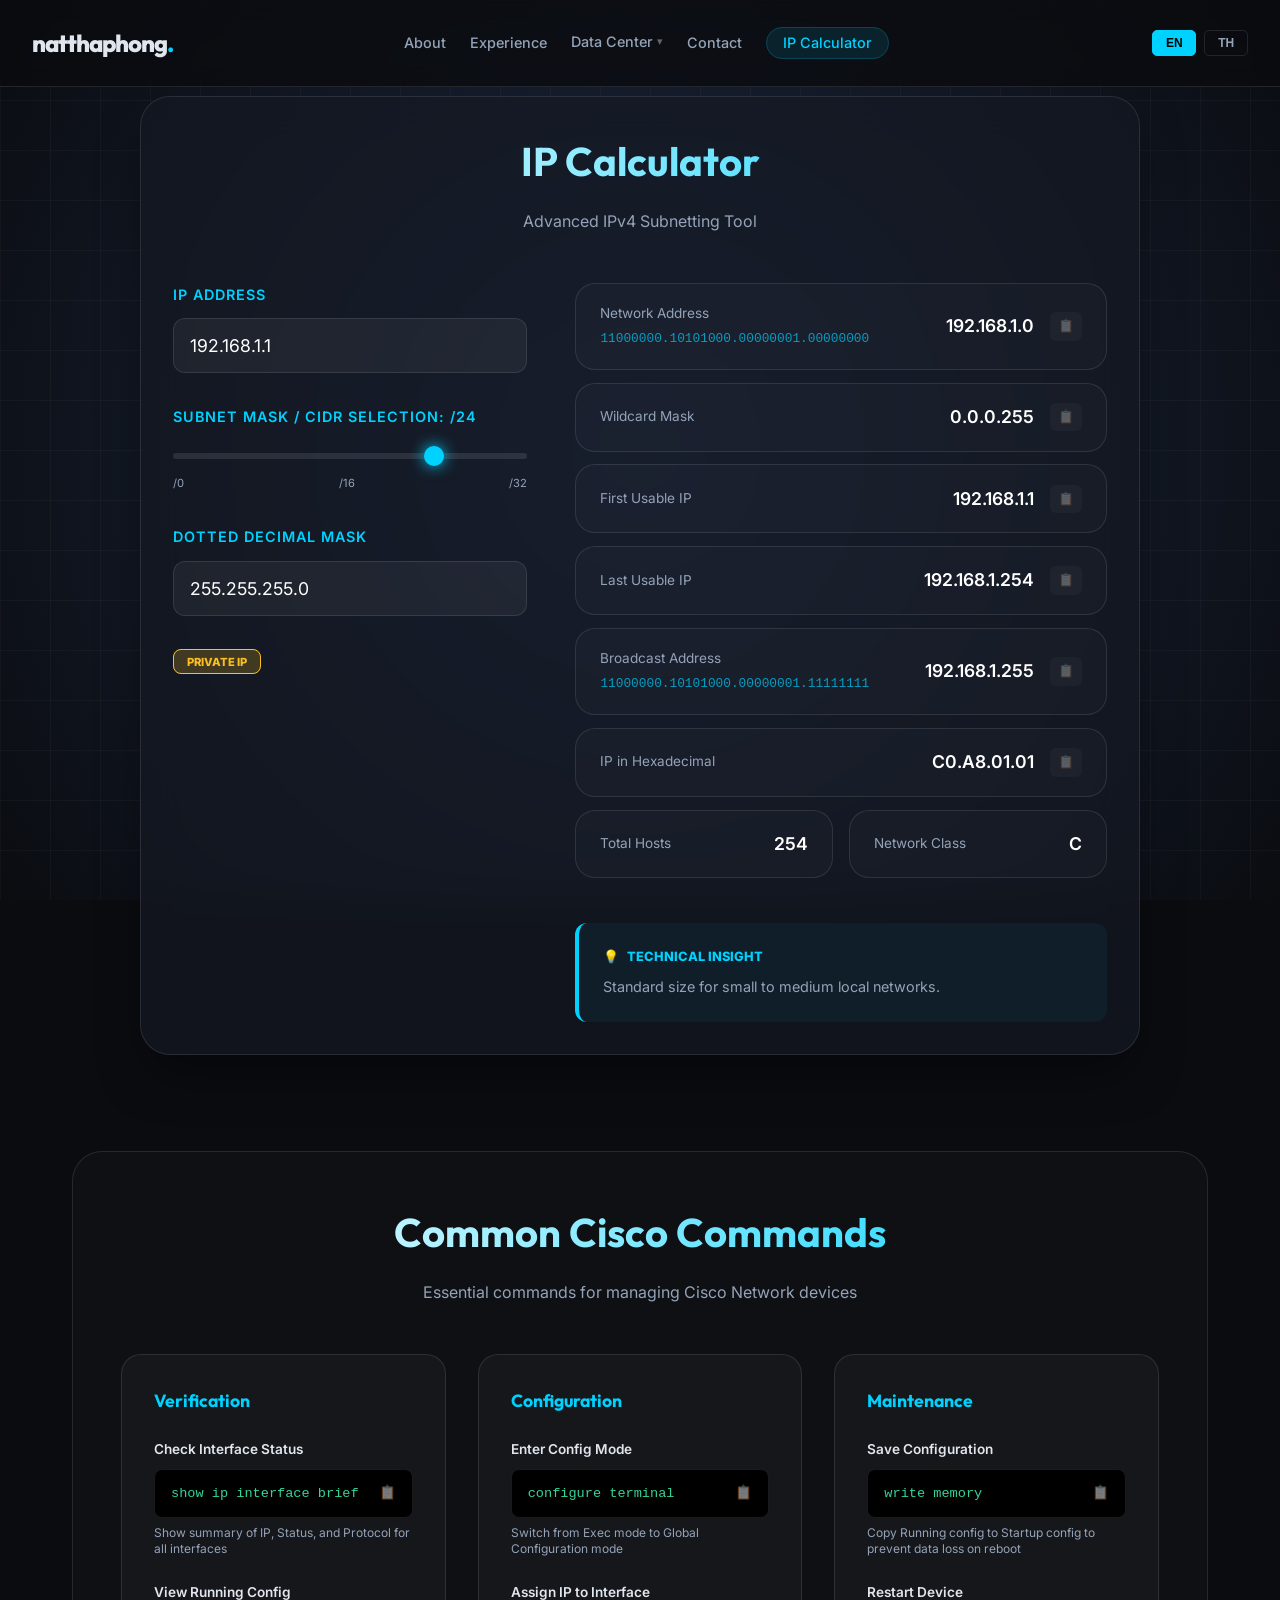
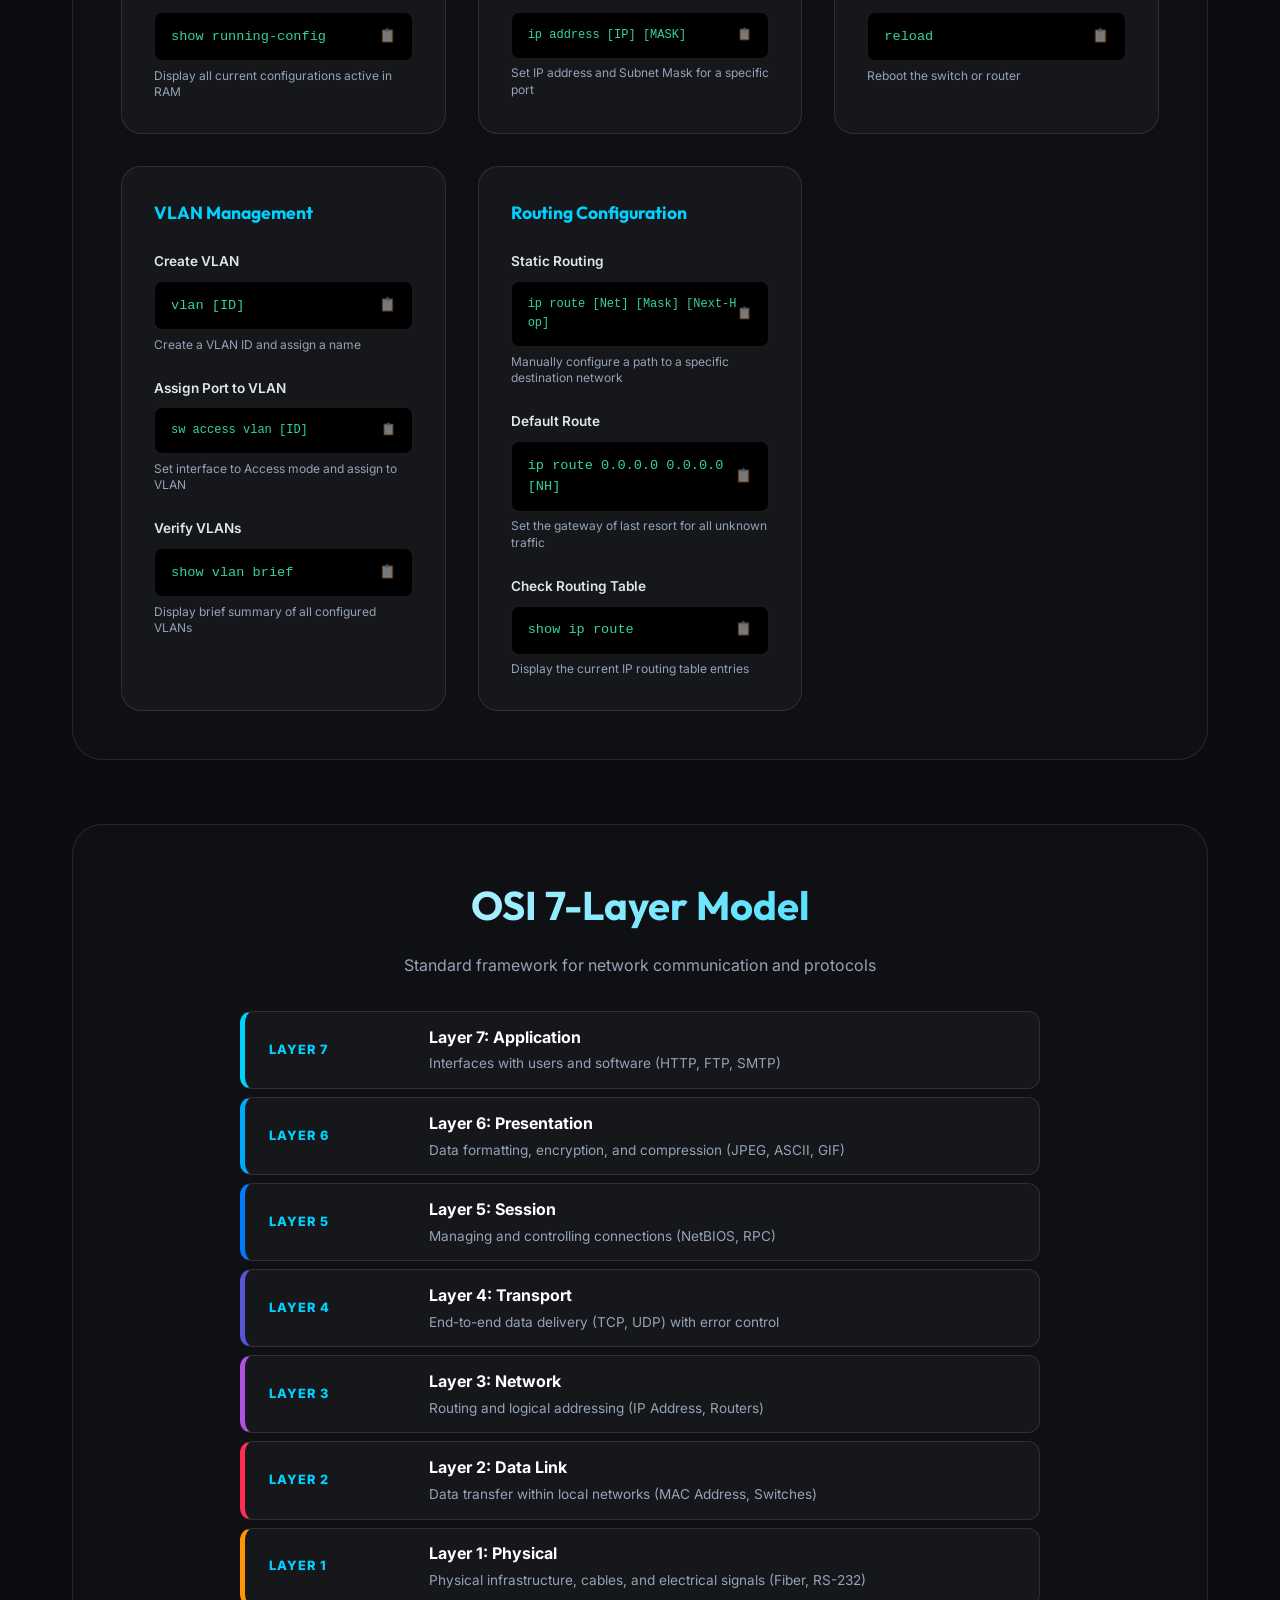
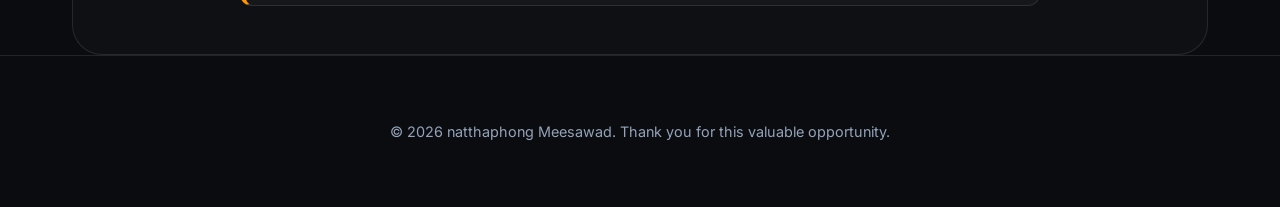
<file: ip-calc.html>
<!DOCTYPE html>
<html lang="en">
<head>
    <meta charset="UTF-8">
    <meta name="viewport" content="width=device-width, initial-scale=1.0">
    <title>IP Calculator - natthaphong Portfolio</title>
    <link rel="stylesheet" href="style.css">
    <link href="https://fonts.googleapis.com/css2?family=Inter:wght@400;500;600;700&family=Outfit:wght@700;800&display=swap" rel="stylesheet">
    <style>
        .calc-container {
            max-width: 1000px;
            margin: 6rem auto;
            padding: 2rem;
            background: var(--bg-card);
            backdrop-filter: blur(20px);
            border: 1px solid var(--border);
            border-radius: 30px;
            box-shadow: 0 25px 50px -12px rgba(0, 0, 0, 0.5);
        }

        .calc-grid {
            display: grid;
            grid-template-columns: 1fr 1.5fr;
            gap: 3rem;
        }

        .input-group {
            margin-bottom: 2rem;
        }

        .input-group label {
            display: block;
            margin-bottom: 0.8rem;
            color: var(--primary);
            font-weight: 600;
            font-size: 0.9rem;
            text-transform: uppercase;
            letter-spacing: 1px;
        }

        .calc-input {
            width: 100%;
            background: rgba(255, 255, 255, 0.05);
            border: 1px solid var(--border);
            border-radius: 12px;
            padding: 1rem;
            color: #fff;
            font-size: 1.1rem;
            font-family: 'Inter', monospace;
            transition: var(--transition);
        }

        .calc-input:focus {
            outline: none;
            border-color: var(--primary);
            background: rgba(0, 210, 255, 0.05);
        }

        .slider-group {
            margin-top: 2rem;
        }

        .cidr-slider {
            width: 100%;
            height: 6px;
            background: var(--border);
            border-radius: 3px;
            outline: none;
            -webkit-appearance: none;
            appearance: none;
        }

        .cidr-slider::-webkit-slider-thumb {
            -webkit-appearance: none;
            appearance: none;
            width: 20px;
            height: 20px;
            background: var(--primary);
            border-radius: 50%;
            cursor: pointer;
            box-shadow: 0 0 15px var(--primary);
        }

        .result-card {
            background: rgba(255, 255, 255, 0.02);
            border: 1px solid var(--border);
            border-radius: 20px;
            padding: 1.2rem 1.5rem;
            display: flex;
            justify-content: space-between;
            align-items: center;
            margin-bottom: 0.8rem;
            transition: var(--transition);
            position: relative;
        }

        .result-card:hover {
            background: rgba(0, 210, 255, 0.03);
            border-color: rgba(0, 210, 255, 0.2);
            transform: translateY(-2px);
        }

        .copy-icon-small {
            cursor: pointer;
            font-size: 0.8rem;
            margin-left: 1rem;
            opacity: 0.3;
            transition: var(--transition);
            background: rgba(255,255,255,0.1);
            padding: 4px 8px;
            border-radius: 6px;
        }

        .result-card:hover .copy-icon-small {
            opacity: 1;
        }

        .copy-icon-small:hover {
            background: var(--primary);
            color: #000;
        }

        .usage-note-box {
            margin-top: 2rem;
            padding: 1.5rem;
            background: rgba(0, 210, 255, 0.05);
            border-left: 4px solid var(--primary);
            border-radius: 12px;
        }

        .usage-note-title {
            font-size: 0.8rem;
            font-weight: 800;
            color: var(--primary);
            text-transform: uppercase;
            margin-bottom: 0.5rem;
            display: flex;
            align-items: center;
            gap: 0.5rem;
        }

        #usage-description {
            font-size: 0.9rem;
            color: var(--text-dim);
            line-height: 1.6;
        }

        .result-value-container {
            display: flex;
            align-items: center;
        }

        .result-label {
            color: var(--text-dim);
            font-size: 0.85rem;
        }

        .result-value {
            color: #fff;
            font-family: 'Inter', monospace;
            font-weight: 600;
            font-size: 1.1rem;
        }

        .binary-display {
            font-family: 'Courier New', Courier, monospace;
            font-size: 0.8rem;
            color: var(--primary);
            margin-top: 0.3rem;
            opacity: 0.7;
        }

        .badge-type {
            padding: 0.3rem 0.8rem;
            border-radius: 8px;
            font-size: 0.7rem;
            font-weight: 800;
            text-transform: uppercase;
        }

        .badge-public { background: rgba(52, 211, 153, 0.2); color: #34d399; border: 1px solid #34d399; }
        .badge-private { background: rgba(251, 191, 36, 0.2); color: #fbbf24; border: 1px solid #fbbf24; }

        .back-nav {
            position: absolute;
            top: 2rem;
            left: 2rem;
        }

        @media (max-width: 768px) {
            .calc-grid { grid-template-columns: 1fr; }
            .calc-container { margin: 4rem 1rem; border-radius: 20px; }
        }

        /* Cisco Commands Styles */
        .cisco-section {
            margin-top: 4rem;
            padding: 3rem;
            background: rgba(255, 255, 255, 0.02);
            border: 1px solid var(--border);
            border-radius: 30px;
        }

        .cisco-grid {
            display: grid;
            grid-template-columns: repeat(auto-fit, minmax(300px, 1fr));
            gap: 2rem;
            margin-top: 2rem;
        }

        .cisco-category {
            background: rgba(255, 255, 255, 0.03);
            border-radius: 20px;
            padding: 2rem;
            border: 1px solid var(--border);
        }

        .cisco-category h3 {
            color: var(--primary);
            font-size: 1.1rem;
            margin-bottom: 1.5rem;
            display: flex;
            align-items: center;
            gap: 0.5rem;
        }

        .command-item {
            margin-bottom: 1.5rem;
        }

        .command-item:last-child {
            margin-bottom: 0;
        }

        .command-name {
            display: block;
            font-size: 0.85rem;
            color: var(--text-main);
            font-weight: 600;
            margin-bottom: 0.5rem;
        }

        .command-code {
            display: flex;
            justify-content: space-between;
            align-items: center;
            background: #000;
            padding: 0.8rem 1rem;
            border-radius: 8px;
            border: 1px solid var(--border);
            font-family: 'Courier New', Courier, monospace;
            font-size: 0.85rem;
            color: #34d399; /* Greenish terminal color */
        }

        .command-code code {
            word-break: break-all;
        }

        .copy-cmd {
            cursor: pointer;
            opacity: 0.5;
            transition: var(--transition);
        }

        .copy-cmd:hover {
            opacity: 1;
            color: var(--primary);
        }

        .command-desc {
            display: block;
            font-size: 0.75rem;
            color: var(--text-dim);
            margin-top: 0.4rem;
            line-height: 1.4;
        }

        /* OSI Model Styles */
        .osi-section {
            margin-top: 4rem;
            padding: 3rem;
            background: rgba(255, 255, 255, 0.02);
            border: 1px solid var(--border);
            border-radius: 30px;
        }

        .osi-stack {
            display: flex;
            flex-direction: column;
            gap: 0.5rem;
            max-width: 800px;
            margin: 2rem auto 0;
        }

        .osi-layer {
            display: grid;
            grid-template-columns: 160px 1fr;
            align-items: center;
            background: rgba(255, 255, 255, 0.03);
            border-radius: 12px;
            border: 1px solid var(--border);
            padding: 0.8rem 1.5rem;
            transition: var(--transition);
        }

        .osi-layer:hover {
            background: rgba(0, 210, 255, 0.05);
            border-color: var(--primary);
            transform: scale(1.02);
            z-index: 10;
        }

        .layer-number {
            font-size: 0.8rem;
            font-weight: 800;
            color: var(--primary);
            text-transform: uppercase;
            letter-spacing: 1px;
        }

        .layer-content h4 {
            font-size: 1rem;
            color: #fff;
            margin-bottom: 0.2rem;
        }

        .layer-content p {
            font-size: 0.85rem;
            color: var(--text-dim);
        }

        /* Gradient for the stack to show hierarchy */
        .osi-layer:nth-child(1) { border-left: 5px solid #00d2ff; }
        .osi-layer:nth-child(2) { border-left: 5px solid #00a8ff; }
        .osi-layer:nth-child(3) { border-left: 5px solid #007aff; }
        .osi-layer:nth-child(4) { border-left: 5px solid #5856d6; }
        .osi-layer:nth-child(5) { border-left: 5px solid #af52de; }
        .osi-layer:nth-child(6) { border-left: 5px solid #ff2d55; }
        .osi-layer:nth-child(7) { border-left: 5px solid #ff9500; }

        @media (max-width: 600px) {
            .osi-layer {
                grid-template-columns: 1fr;
                gap: 0.5rem;
                padding: 1rem;
            }
        }
    </style>
</head>
<body>
    <div class="bg-glow"></div>
    <div class="grid-overlay"></div>

    <nav id="main-nav"></nav>

    <main class="container">
        <div class="calc-container reveal visible">
            <h2 class="section-title text-center" style="margin-bottom: 1rem;" data-i18n="calc_title">IP Calculator</h2>
            <p class="text-center" style="color: var(--text-dim); margin-bottom: 3rem;" data-i18n="calc_subtitle">Advanced IPv4 Subnetting Tool</p>
            
            <div class="calc-grid">
                <!-- Left Side: Inputs -->
                <div class="calc-inputs">
                    <div class="input-group">
                        <label data-i18n="calc_ip_label">IP Address</label>
                        <input type="text" id="ip-address" class="calc-input" value="192.168.1.1" placeholder="e.g. 192.168.1.1">
                    </div>

                    <div class="input-group slider-group">
                        <label><span data-i18n="calc_cidr_label">Subnet Mask / CIDR</span>: <span id="cidr-display" style="color: var(--primary);">/24</span></label>
                        <input type="range" id="cidr-range" min="0" max="32" value="24" class="cidr-slider">
                        <div style="display: flex; justify-content: space-between; font-size: 0.7rem; color: var(--text-dim); margin-top: 0.5rem;">
                            <span>/0</span>
                            <span>/16</span>
                            <span>/32</span>
                        </div>
                    </div>

                    <div class="input-group">
                        <label data-i18n="calc_mask_label">Dotted Decimal Mask</label>
                        <input type="text" id="mask-display" class="calc-input" value="255.255.255.0" readonly>
                    </div>

                    <div id="ip-identity-box" style="margin-top: 2rem;">
                        <!-- dynamic badges -->
                    </div>
                </div>

                <!-- Right Side: Results -->
                <div class="calc-results">
                    <div class="result-card">
                        <div>
                            <div class="result-label" data-i18n="calc_net_addr">Network Address</div>
                            <div id="net-bin" class="binary-display">00000000.00000000.00000000.00000000</div>
                        </div>
                        <div class="result-value-container">
                            <div id="net-addr" class="result-value">192.168.1.0</div>
                            <span class="copy-icon-small" onclick="copyValue('net-addr')">📋</span>
                        </div>
                    </div>

                    <div class="result-card">
                        <div>
                            <div class="result-label" data-i18n="calc_wildcard">Wildcard Mask</div>
                        </div>
                        <div class="result-value-container">
                            <div id="wildcard-addr" class="result-value">0.0.0.255</div>
                            <span class="copy-icon-small" onclick="copyValue('wildcard-addr')">📋</span>
                        </div>
                    </div>

                    <div class="result-card">
                        <div>
                            <div class="result-label" data-i18n="calc_first_ip">First Usable IP</div>
                        </div>
                        <div class="result-value-container">
                            <div id="first-ip" class="result-value">192.168.1.1</div>
                            <span class="copy-icon-small" onclick="copyValue('first-ip')">📋</span>
                        </div>
                    </div>

                    <div class="result-card">
                        <div>
                            <div class="result-label" data-i18n="calc_last_ip">Last Usable IP</div>
                        </div>
                        <div class="result-value-container">
                            <div id="last-ip" class="result-value">192.168.1.254</div>
                            <span class="copy-icon-small" onclick="copyValue('last-ip')">📋</span>
                        </div>
                    </div>

                    <div class="result-card">
                        <div>
                            <div class="result-label" data-i18n="calc_broad_addr">Broadcast Address</div>
                            <div id="broad-bin" class="binary-display">00000000.00000000.00000000.00000000</div>
                        </div>
                        <div class="result-value-container">
                            <div id="broad-addr" class="result-value">192.168.1.255</div>
                            <span class="copy-icon-small" onclick="copyValue('broad-addr')">📋</span>
                        </div>
                    </div>

                    <div class="result-card">
                        <div>
                            <div class="result-label" data-i18n="calc_hex">IP in Hexadecimal</div>
                        </div>
                        <div class="result-value-container">
                            <div id="hex-addr" class="result-value">C0.A8.01.01</div>
                            <span class="copy-icon-small" onclick="copyValue('hex-addr')">📋</span>
                        </div>
                    </div>

                    <div class="result-row-small" style="display: grid; grid-template-columns: 1fr 1fr; gap: 1rem;">
                        <div class="result-card">
                            <div class="result-label" data-i18n="calc_total_hosts">Hosts</div>
                            <div id="total-hosts" class="result-value">254</div>
                        </div>
                        <div class="result-card">
                            <div class="result-label" data-i18n="calc_class">Class</div>
                            <div id="ip-class" class="result-value">C</div>
                        </div>
                    </div>

                    <div class="usage-note-box">
                        <div class="usage-note-title">
                            <span>💡</span> <span data-i18n="calc_usage_title">Technical Insight</span>
                        </div>
                        <p id="usage-description">Selecting a /24 subnet is common for standard local area networks.</p>
                    </div>
                </div>
            </div>
        </div>

        <!-- Common Cisco Commands Section -->
        <div class="cisco-section reveal visible">
            <h2 class="section-title text-center" style="margin-bottom: 1rem;" data-i18n="cisco_title">Common Cisco Commands</h2>
            <p class="text-center" style="color: var(--text-dim); margin-bottom: 3rem;" data-i18n="cisco_desc">Essential commands for managing Cisco Network devices</p>

            <div class="cisco-grid">
                <!-- Verification -->
                <div class="cisco-category">
                    <h3 data-i18n="cisco_cat1"><span>🔍</span> Verification</h3>
                    <div class="command-item">
                        <span class="command-name" data-i18n="cisco_cmd1_n">Check Interface Status</span>
                        <div class="command-code">
                            <code id="cmd-1">show ip interface brief</code>
                            <span class="copy-cmd" onclick="copyValueText('show ip interface brief')">📋</span>
                        </div>
                        <span class="command-desc" data-i18n="cisco_cmd1_d">Summary of IP and status for all interfaces</span>
                    </div>
                    <div class="command-item">
                        <span class="command-name" data-i18n="cisco_cmd2_n">View Running Config</span>
                        <div class="command-code">
                            <code id="cmd-2">show running-config</code>
                            <span class="copy-cmd" onclick="copyValueText('show running-config')">📋</span>
                        </div>
                        <span class="command-desc" data-i18n="cisco_cmd2_d">Display current active configuration in RAM</span>
                    </div>
                </div>

                <!-- Configuration -->
                <div class="cisco-category border-glow">
                    <h3 data-i18n="cisco_cat2"><span>🛠️</span> Configuration</h3>
                    <div class="command-item">
                        <span class="command-name" data-i18n="cisco_cmd3_n">Enter Config Mode</span>
                        <div class="command-code">
                            <code>configure terminal</code>
                            <span class="copy-cmd" onclick="copyValueText('configure terminal')">📋</span>
                        </div>
                        <span class="command-desc" data-i18n="cisco_cmd3_d">Switch to Global Configuration mode</span>
                    </div>
                    <div class="command-item">
                        <span class="command-name" data-i18n="cisco_cmd4_n">Assign IP to Interface</span>
                        <div class="command-code" style="font-size: 0.75rem;">
                            <code>ip address [IP] [MASK]</code>
                            <span class="copy-cmd" onclick="copyValueText('ip address')">📋</span>
                        </div>
                        <span class="command-desc" data-i18n="cisco_cmd4_d">Set IP and Mask for a specific port</span>
                    </div>
                </div>

                <!-- Maintenance -->
                <div class="cisco-category">
                    <h3 data-i18n="cisco_cat3"><span>💾</span> Maintenance</h3>
                    <div class="command-item">
                        <span class="command-name" data-i18n="cisco_cmd5_n">Save Configuration</span>
                        <div class="command-code">
                            <code>write memory</code>
                            <span class="copy-cmd" onclick="copyValueText('write memory')">📋</span>
                        </div>
                        <span class="command-desc" data-i18n="cisco_cmd5_d">Save changes to non-volatile memory</span>
                    </div>
                    <div class="command-item">
                        <span class="command-name">Restart Device</span>
                        <div class="command-code">
                            <code>reload</code>
                            <span class="copy-cmd" onclick="copyValueText('reload')">📋</span>
                        </div>
                        <span class="command-desc">Reboot the switch or router</span>
                    </div>
                </div>

                <!-- VLAN Management -->
                <div class="cisco-category border-glow">
                    <h3 data-i18n="cisco_cat4"><span>🏷️</span> VLAN Management</h3>
                    <div class="command-item">
                        <span class="command-name" data-i18n="cisco_cmd6_n">Create VLAN</span>
                        <div class="command-code">
                            <code>vlan [ID]</code>
                            <span class="copy-cmd" onclick="copyValueText('vlan 10')">📋</span>
                        </div>
                        <span class="command-desc" data-i18n="cisco_cmd6_d">Create a VLAN ID and assign a name</span>
                    </div>
                    <div class="command-item">
                        <span class="command-name" data-i18n="cisco_cmd7_n">Assign Port to VLAN</span>
                        <div class="command-code" style="font-size: 0.75rem;">
                            <code>sw access vlan [ID]</code>
                            <span class="copy-cmd" onclick="copyValueText('switchport access vlan 10')">📋</span>
                        </div>
                        <span class="command-desc" data-i18n="cisco_cmd7_d">Set interface to Access mode and assign to VLAN</span>
                    </div>
                    <div class="command-item">
                        <span class="command-name" data-i18n="cisco_cmd8_n">Verify VLANs</span>
                        <div class="command-code">
                            <code>show vlan brief</code>
                            <span class="copy-cmd" onclick="copyValueText('show vlan brief')">📋</span>
                        </div>
                        <span class="command-desc" data-i18n="cisco_cmd8_d">Display brief summary of all configured VLANs</span>
                    </div>
                </div>

                <!-- Routing Configuration -->
                <div class="cisco-category border-glow">
                    <h3 data-i18n="cisco_cat5"><span>🛤️</span> Routing Configuration</h3>
                    <div class="command-item">
                        <span class="command-name" data-i18n="cisco_cmd9_n">Static Routing</span>
                        <div class="command-code" style="font-size: 0.75rem;">
                            <code>ip route [Net] [Mask] [Next-Hop]</code>
                            <span class="copy-cmd" onclick="copyValueText('ip route 192.168.2.0 255.255.255.0 10.0.0.1')">📋</span>
                        </div>
                        <span class="command-desc" data-i18n="cisco_cmd9_d">Manually configure a path to a destination</span>
                    </div>
                    <div class="command-item">
                        <span class="command-name" data-i18n="cisco_cmd10_n">Default Route</span>
                        <div class="command-code">
                            <code>ip route 0.0.0.0 0.0.0.0 [NH]</code>
                            <span class="copy-cmd" onclick="copyValueText('ip route 0.0.0.0 0.0.0.0 10.0.0.1')">📋</span>
                        </div>
                        <span class="command-desc" data-i18n="cisco_cmd10_d">Set the gateway of last resort</span>
                    </div>
                    <div class="command-item">
                        <span class="command-name" data-i18n="cisco_cmd11_n">Check Routing Table</span>
                        <div class="command-code">
                            <code>show ip route</code>
                            <span class="copy-cmd" onclick="copyValueText('show ip route')">📋</span>
                        </div>
                        <span class="command-desc" data-i18n="cisco_cmd11_d">Display the current IP routing table</span>
                    </div>
                </div>
            </div>
                </div>
            </div>
        </div>

        <!-- OSI 7-Layer Model Section -->
        <div class="osi-section reveal visible">
            <h2 class="section-title text-center" style="margin-bottom: 1rem;" data-i18n="osi_title">OSI 7-Layer Model</h2>
            <p class="text-center" style="color: var(--text-dim); margin-bottom: 2rem;" data-i18n="osi_desc">Standard framework for network communication and protocols</p>

            <div class="osi-stack">
                <div class="osi-layer">
                    <span class="layer-number">Layer 7</span>
                    <div class="layer-content">
                        <h4 data-i18n="osi_l7_t">Application</h4>
                        <p data-i18n="osi_l7_d">Interfaces with users and software (HTTP, FTP, SMTP)</p>
                    </div>
                </div>
                <div class="osi-layer">
                    <span class="layer-number">Layer 6</span>
                    <div class="layer-content">
                        <h4 data-i18n="osi_l6_t">Presentation</h4>
                        <p data-i18n="osi_l6_d">Data processing, encryption, and compression</p>
                    </div>
                </div>
                <div class="osi-layer">
                    <span class="layer-number">Layer 5</span>
                    <div class="layer-content">
                        <h4 data-i18n="osi_l5_t">Session</h4>
                        <p data-i18n="osi_l5_d">Managing and controlling connections between apps</p>
                    </div>
                </div>
                <div class="osi-layer">
                    <span class="layer-number">Layer 4</span>
                    <div class="layer-content">
                        <h4 data-i18n="osi_l4_t">Transport</h4>
                        <p data-i18n="osi_l4_d">End-to-end data delivery and error control (TCP, UDP)</p>
                    </div>
                </div>
                <div class="osi-layer">
                    <span class="layer-number">Layer 3</span>
                    <div class="layer-content">
                        <h4 data-i18n="osi_l3_t">Network</h4>
                        <p data-i18n="osi_l3_d">Routing and logical addressing (IP Address)</p>
                    </div>
                </div>
                <div class="osi-layer">
                    <span class="layer-number">Layer 2</span>
                    <div class="layer-content">
                        <h4 data-i18n="osi_l2_t">Data Link</h4>
                        <p data-i18n="osi_l2_d">Physical addressing and LAN switching (MAC Address)</p>
                    </div>
                </div>
                <div class="osi-layer">
                    <span class="layer-number">Layer 1</span>
                    <div class="layer-content">
                        <h4 data-i18n="osi_l1_t">Physical</h4>
                        <p data-i18n="osi_l1_d">Cables, connectors, and electrical signals</p>
                    </div>
                </div>
            </div>
        </div>
    </main>

    <footer id="main-footer" class="text-center"></footer>

    <script src="script.js"></script>
    <script src="ip-calc.js"></script>
</body>
</html>
</file>
<file: style.css>
:root {
    --bg-dark: #0a0c10;
    --bg-card: rgba(20, 25, 35, 0.7);
    --primary: #00d2ff;
    --secondary: #9d50bb;
    --text-main: #e0e6ed;
    --text-dim: #94a3b8;
    --accent-glow: rgba(0, 210, 255, 0.15);
    --border: rgba(255, 255, 255, 0.1);
    --transition: all 0.4s cubic-bezier(0.4, 0, 0.2, 1);
}

* {
    margin: 0;
    padding: 0;
    box-sizing: border-box;
}

html {
    scroll-behavior: smooth;
}

body {
    font-family: 'Inter', sans-serif;
    background-color: var(--bg-dark);
    color: var(--text-main);
    line-height: 1.6;
    overflow-x: hidden;
}

h1, h2, h3, .logo {
    font-family: 'Outfit', sans-serif;
}

.container {
    max-width: 1200px;
    margin: 0 auto;
    padding: 0 2rem;
}

/* Background Effects */
.bg-glow {
    position: fixed;
    top: 0;
    left: 0;
    width: 100%;
    height: 100%;
    background: radial-gradient(circle at 50% 50%, #1e2a44 0%, #0a0c10 100%);
    z-index: -2;
}

.grid-overlay {
    position: fixed;
    top: 0;
    left: 0;
    width: 100%;
    height: 100%;
    background-image: 
        linear-gradient(rgba(255,255,255,0.03) 1px, transparent 1px),
        linear-gradient(90deg, rgba(255,255,255,0.03) 1px, transparent 1px);
    background-size: 50px 50px;
    z-index: -1;
}

/* Navigation */
nav {
    position: fixed;
    top: 0;
    width: 100%;
    padding: 1.5rem 0;
    z-index: 100;
    background: rgba(10, 12, 16, 0.8);
    backdrop-filter: blur(10px);
    border-bottom: 1px solid var(--border);
}

.nav-content {
    display: flex;
    justify-content: space-between;
    align-items: center;
    max-width: 1400px; /* Expanded from 1200px */
    margin: 0 auto;
}

.nav-links {
    display: flex;
    gap: 1.5rem; /* Reduced gap slightly for better fit */
    list-style: none;
}

.lang-switcher {
    display: flex;
    gap: 0.5rem;
    margin-left: 2rem;
}

.lang-btn {
    background: transparent;
    border: 1px solid var(--border);
    color: var(--text-dim);
    padding: 0.3rem 0.8rem;
    border-radius: 5px;
    cursor: pointer;
    font-size: 0.75rem;
    font-weight: 700;
    transition: var(--transition);
}

.lang-btn.active {
    background: var(--primary);
    color: #000;
    border-color: var(--primary);
}

.lang-btn:hover:not(.active) {
    border-color: var(--primary);
    color: var(--primary);
}

.logo {
    font-size: 1.5rem;
    font-weight: 800;
    letter-spacing: -1px;
    text-transform: lowercase;
    text-decoration: none;
    color: inherit;
}

.logo span {
    color: var(--primary);
}

.logo span {
    color: var(--primary);
}

.nav-links a {
    text-decoration: none;
    color: var(--text-dim);
    font-weight: 500;
    font-size: 0.9rem;
    transition: var(--transition);
}

.nav-links a:hover {
    color: var(--primary);
}

/* Dropdown Menu */
.dropdown {
    position: relative;
}

.dropdown-trigger {
    display: flex;
    align-items: center;
    gap: 0.3rem;
    cursor: pointer;
}

.dropdown-trigger .arrow {
    font-size: 0.7rem;
    transition: var(--transition);
    opacity: 0.6;
}

.dropdown-menu {
    position: absolute;
    top: calc(100% + 15px);
    left: 50%;
    transform: translateX(-50%) translateY(10px);
    background: rgba(10, 12, 16, 0.95);
    backdrop-filter: blur(20px);
    border: 1px solid var(--border);
    border-radius: 15px;
    padding: 1rem 0;
    min-width: 220px;
    box-shadow: 0 20px 50px rgba(0, 0, 0, 0.5), 0 0 20px rgba(0, 210, 255, 0.05);
    opacity: 0;
    visibility: hidden;
    transition: all 0.3s cubic-bezier(0.4, 0, 0.2, 1);
    list-style: none;
    z-index: 1000;
}

/* Transparent bridge to prevent menu from closing when moving mouse */
.dropdown::after {
    content: '';
    position: absolute;
    top: 100%;
    left: 0;
    width: 100%;
    height: 20px;
}

.dropdown:hover .dropdown-menu {
    opacity: 1;
    visibility: visible;
    transform: translateX(-50%) translateY(0);
}

.dropdown:hover .arrow {
    transform: rotate(180deg);
    opacity: 1;
    color: var(--primary);
}

.dropdown-menu li {
    width: 100%;
}

.dropdown-menu li a {
    display: block;
    padding: 0.8rem 1.5rem !important;
    font-size: 0.85rem !important;
    color: var(--text-dim) !important;
    transition: var(--transition) !important;
    text-align: left;
    border-radius: 0;
}

.dropdown-menu li a:hover {
    background: rgba(0, 210, 255, 0.1);
    color: var(--primary) !important;
    padding-left: 1.8rem !important;
}

.nav-btn-highlight {
    background: rgba(0, 210, 255, 0.1);
    padding: 0.4rem 1rem !important;
    border-radius: 20px;
    border: 1px solid rgba(0, 210, 255, 0.2);
    color: var(--primary) !important;
}

.nav-btn-highlight:hover {
    background: var(--primary) !important;
    color: #000 !important;
}

/* Section Common */
.section {
    padding: 10rem 0;
}

.section-title {
    font-size: 2.5rem;
    margin-bottom: 3rem;
    background: linear-gradient(90deg, #fff, var(--primary));
    -webkit-background-clip: text;
    background-clip: text;
    -webkit-text-fill-color: transparent;
}

.section-subtitle {
    font-size: 1.1rem;
    color: var(--text-dim);
    margin-bottom: 4rem;
    max-width: 800px;
    margin-left: auto;
    margin-right: auto;
}

.text-center { text-align: center; }

/* Hero */
.hero {
    height: 100vh;
    display: flex;
    align-items: center;
}

.sub-headline {
    color: var(--primary);
    text-transform: uppercase;
    letter-spacing: 4px;
    font-size: 0.9rem;
    margin-bottom: 1rem;
}

.headline {
    font-size: clamp(3rem, 8vw, 5rem);
    line-height: 1.1;
    margin-bottom: 2rem;
}

.highlight {
    background: linear-gradient(90deg, var(--primary), var(--secondary));
    -webkit-background-clip: text;
    background-clip: text;
    -webkit-text-fill-color: transparent;
}

.description {
    font-size: 1.2rem;
    color: var(--text-dim);
    max-width: 600px;
    margin-bottom: 3rem;
}

.btn {
    display: inline-block;
    padding: 1rem 2.5rem;
    border-radius: 50px;
    text-decoration: none;
    font-weight: 600;
    transition: var(--transition);
    margin-right: 1rem;
}

.btn-primary {
    background: var(--primary);
    color: #000;
}

.btn-primary:hover {
    transform: translateY(-5px);
    box-shadow: 0 10px 20px rgba(0, 210, 255, 0.3);
}

.btn-secondary {
    border: 1px solid var(--border);
    color: #fff;
}

.btn-secondary:hover {
    background: rgba(255,255,255,0.05);
}

/* About & Stats */
.grid {
    display: grid;
    grid-template-columns: 1.5fr 1fr;
    gap: 4rem;
    align-items: center;
}

.stat-card {
    background: var(--bg-card);
    padding: 2.5rem;
    border-radius: 20px;
    border: 1px solid var(--border);
    text-align: center;
    margin-bottom: 1.5rem;
}

.stat-card h3 {
    font-size: 3rem;
    color: var(--primary);
}

/* Timeline */
.timeline {
    position: relative;
    max-width: 800px;
    margin: 0 auto;
}

.timeline::before {
    content: '';
    position: absolute;
    left: 50%;
    width: 2px;
    height: 100%;
    background: var(--border);
    transform: translateX(-50%);
}

.timeline-item {
    margin-bottom: 4rem;
    position: relative;
    width: 50%;
    padding: 0 3rem;
}

.timeline-item:nth-child(even) {
    left: 50%;
    text-align: left;
}

.timeline-item:nth-child(odd) {
    text-align: right;
}

.timeline-item::after {
    content: '';
    position: absolute;
    width: 16px;
    height: 16px;
    background: var(--primary);
    border-radius: 50%;
    top: 0;
    z-index: 1;
}

.timeline-item:nth-child(odd)::after { right: -8px; }
.timeline-item:nth-child(even)::after { left: -8px; }

.time {
    color: var(--primary);
    font-weight: 600;
    margin-bottom: 0.5rem;
}

.content {
    background: var(--bg-card);
    padding: 2rem;
    border-radius: 15px;
    border: 1px solid var(--border);
}

/* Data Center Pillars */
.pillars-grid {
    display: grid;
    grid-template-columns: repeat(auto-fit, minmax(260px, 1fr));
    gap: 2rem;
}

.pillar-card {
    padding: 3rem 2rem;
    background: var(--bg-card);
    border-radius: 30px;
    border: 1px solid var(--border);
    transition: var(--transition);
    position: relative;
    overflow: hidden;
}

.pillar-card:hover {
    transform: translateY(-10px);
    border-color: var(--primary);
    background: rgba(0, 210, 255, 0.05);
}

.pillar-icon {
    font-size: 2.5rem;
    margin-bottom: 1.5rem;
}

.pillar-card h3 {
    margin-bottom: 1rem;
    font-size: 1.4rem;
}

.pillar-card p {
    font-size: 0.95rem;
    color: var(--text-dim);
}

.border-glow::before {
    content: '';
    position: absolute;
    top: 0; left: 0;
    width: 100%; height: 100%;
    background: radial-gradient(circle at var(--x, 50%) var(--y, 50%), var(--accent-glow) 0%, transparent 70%);
    opacity: 0;
    transition: opacity 0.5s;
    pointer-events: none;
}

.pillar-card:hover::before {
    opacity: 1;
}

/* Contact */
.emails-container {
    display: flex;
    justify-content: center;
    gap: 1.5rem;
    flex-wrap: wrap;
    margin-bottom: 3rem;
}

.email-copy-container {
    background: var(--bg-card);
    border: 1px solid var(--border);
    padding: 1.2rem 2rem;
    border-radius: 24px;
    display: flex;
    flex-direction: column;
    align-items: center;
    gap: 0.8rem;
    transition: var(--transition);
}

.email-label {
    font-size: 0.7rem;
    color: var(--primary);
    text-transform: uppercase;
    font-weight: 800;
    letter-spacing: 1px;
    opacity: 0.8;
}

.email-row {
    display: flex;
    align-items: center;
    gap: 1.5rem;
}

.email-copy-container:hover {
    border-color: var(--primary);
    box-shadow: 0 0 20px rgba(0, 210, 255, 0.1);
}

#email-gmail, #email-outlook {
    font-size: 1.1rem;
    color: var(--text-main);
    font-weight: 500;
}

.copy-btn {
    background: var(--primary);
    color: #000;
    border: none;
    padding: 0.5rem 1rem;
    border-radius: 20px;
    cursor: pointer;
    font-weight: 700;
    font-size: 0.8rem;
    display: flex;
    align-items: center;
    gap: 0.5rem;
    transition: var(--transition);
}

.copy-btn:hover {
    transform: scale(1.05);
    filter: brightness(1.1);
}

.contact-links {
    margin-top: 2rem;
    display: flex;
    justify-content: center;
    gap: 1.5rem;
    flex-wrap: wrap;
}

.contact-btn {
    display: inline-block;
    padding: 1rem 2.5rem;
    background: linear-gradient(90deg, var(--primary), var(--secondary));
    color: #fff;
    text-decoration: none;
    border-radius: 50px;
    font-weight: 700;
    transition: var(--transition);
    box-shadow: 0 10px 30px rgba(157, 80, 187, 0.3);
}

.contact-btn:hover {
    transform: translateY(-5px);
    box-shadow: 0 15px 35px rgba(157, 80, 187, 0.5);
}

/* Power Systems Section */
.power-grid {
    display: grid;
    grid-template-columns: 1fr 1.2fr;
    gap: 4rem;
    align-items: start;
}

.power-image-container {
    position: sticky;
    top: 120px;
}

.power-diagram {
    width: 100%;
    border-radius: 20px;
    border: 1px solid var(--border);
    transition: var(--transition);
}

.power-diagram:hover {
    transform: scale(1.02);
    box-shadow: 0 20px 40px rgba(0,0,0,0.5);
}

.table-wrapper {
    background: var(--bg-card);
    padding: 2rem;
    border-radius: 20px;
    border: 1px solid var(--border);
    overflow-x: auto;
}

.styled-table {
    width: 100%;
    border-collapse: collapse;
    font-size: 0.9rem;
}

.styled-table th {
    text-align: left;
    padding: 1.2rem;
    border-bottom: 2px solid var(--border);
    color: var(--primary);
    font-family: 'Outfit', sans-serif;
}

.styled-table td {
    padding: 1.2rem;
    border-bottom: 1px solid var(--border);
    vertical-align: top;
}

.styled-table tr:last-child td {
    border-bottom: none;
}

.styled-table strong {
    color: var(--primary);
}

/* Cooling Systems */
.accent-bg {
    background: rgba(0, 210, 255, 0.03);
}

.cooling-grid {
    display: grid;
    grid-template-columns: repeat(auto-fit, minmax(300px, 1fr));
    gap: 3rem;
    margin-bottom: 4rem;
}

.cooling-card {
    padding: 3.5rem 2.5rem;
    background: var(--bg-card);
    border-radius: 30px;
    border: 1px solid var(--border);
    transition: var(--transition);
    position: relative;
    display: flex;
    flex-direction: column;
}

.cooling-card.highlight-border {
    border-color: var(--primary);
    box-shadow: 0 0 30px rgba(0, 210, 255, 0.1);
}

.cooling-badge {
    position: absolute;
    top: 1.5rem;
    right: 1.5rem;
    padding: 0.5rem 1rem;
    border-radius: 10px;
    font-size: 0.75rem;
    font-weight: 700;
    text-transform: uppercase;
    background: rgba(255,255,255,0.1);
}

.cooling-badge.primary {
    background: var(--primary);
    color: #000;
}

.cooling-card h3 {
    font-size: 2rem;
    margin-bottom: 0.5rem;
    color: var(--primary);
}

.cooling-card h4 {
    font-size: 0.9rem;
    color: var(--text-dim);
    margin-bottom: 2rem;
    font-weight: 400;
}

.feature-list {
    list-style: none;
    margin-bottom: 2rem;
    flex-grow: 1;
}

.feature-list li {
    margin-bottom: 1.5rem;
    font-size: 0.95rem;
    display: flex;
    align-items: flex-start;
    gap: 1rem;
}

.feature-list .icon {
    font-size: 1.2rem;
}

.cooling-footer {
    padding-top: 1.5rem;
    border-top: 1px solid var(--border);
    font-weight: 600;
    font-size: 0.85rem;
    text-align: center;
    color: var(--primary);
}

.scaling-note {
    max-width: 800px;
    margin: 0 auto;
    padding: 3rem;
    background: var(--bg-card);
    border-radius: 20px;
    border: 1px dashed var(--border);
    font-style: italic;
    color: var(--text-dim);
}

/* Experience Section update */
.experience {
    background: linear-gradient(180deg, transparent, rgba(0, 210, 255, 0.02));
}

@media (max-width: 992px) {
    .power-grid {
        grid-template-columns: 1fr;
    }
    .power-image-container {
        position: static;
    }
}

/* Network Section */
.network-grid {
    display: grid;
    grid-template-columns: repeat(auto-fit, minmax(300px, 1fr));
    gap: 2rem;
}

.net-card {
    padding: 3rem 2rem;
    background: var(--bg-card);
    border-radius: 20px;
    border: 1px solid var(--border);
    transition: var(--transition);
    text-align: center;
}

.net-card:hover {
    transform: translateY(-10px);
    border-color: var(--primary);
    background: rgba(0, 210, 255, 0.05);
}

.net-icon {
    font-size: 2.5rem;
    margin-bottom: 1.5rem;
}

.net-card h3 {
    font-size: 1.25rem;
    margin-bottom: 1rem;
    color: var(--primary);
}

.net-card p {
    font-size: 0.95rem;
    color: var(--text-dim);
}

/* Footer */
footer {
    padding: 4rem 0;
    border-top: 1px solid var(--border);
    color: var(--text-dim);
    font-size: 0.9rem;
}

@media (max-width: 768px) {
    .nav-links { display: none; }
    .grid { grid-template-columns: 1fr; }
    .timeline::before { left: 0; }
    .timeline-item { width: 100%; text-align: left !important; padding-left: 2rem; }
    .timeline-item::after { left: -8px !important; }
    .headline { font-size: 3rem; }
}

/* Image Lightbox / Modal */
.image-zoom-trigger {
    cursor: zoom-in;
    transition: transform 0.3s ease;
}

.image-zoom-trigger:hover {
    transform: scale(1.02);
    filter: brightness(1.1);
}

.img-modal {
    display: none;
    position: fixed;
    z-index: 9999;
    top: 0;
    left: 0;
    width: 100%;
    height: 100%;
    background-color: rgba(0, 5, 10, 0.95);
    backdrop-filter: blur(10px);
    justify-content: center;
    align-items: center;
    opacity: 0;
    transition: opacity 0.3s ease;
}

.img-modal.active {
    display: flex;
    opacity: 1;
}

.img-modal-content {
    max-width: 90%;
    max-height: 90%;
    border-radius: 20px;
    box-shadow: 0 0 50px rgba(0, 210, 255, 0.3);
    border: 1px solid rgba(255, 255, 255, 0.1);
    transform: scale(0.9);
    transition: transform 0.3s cubic-bezier(0.18, 0.89, 0.32, 1.28);
}

.img-modal.active .img-modal-content {
    transform: scale(1);
}

.img-modal-close {
    position: absolute;
    top: 30px;
    right: 40px;
    color: #fff;
    font-size: 40px;
    font-weight: bold;
    cursor: pointer;
    transition: 0.3s;
    z-index: 10000;
}

.img-modal-close:hover {
    color: var(--primary);
    transform: rotate(90deg);
}
</file>
